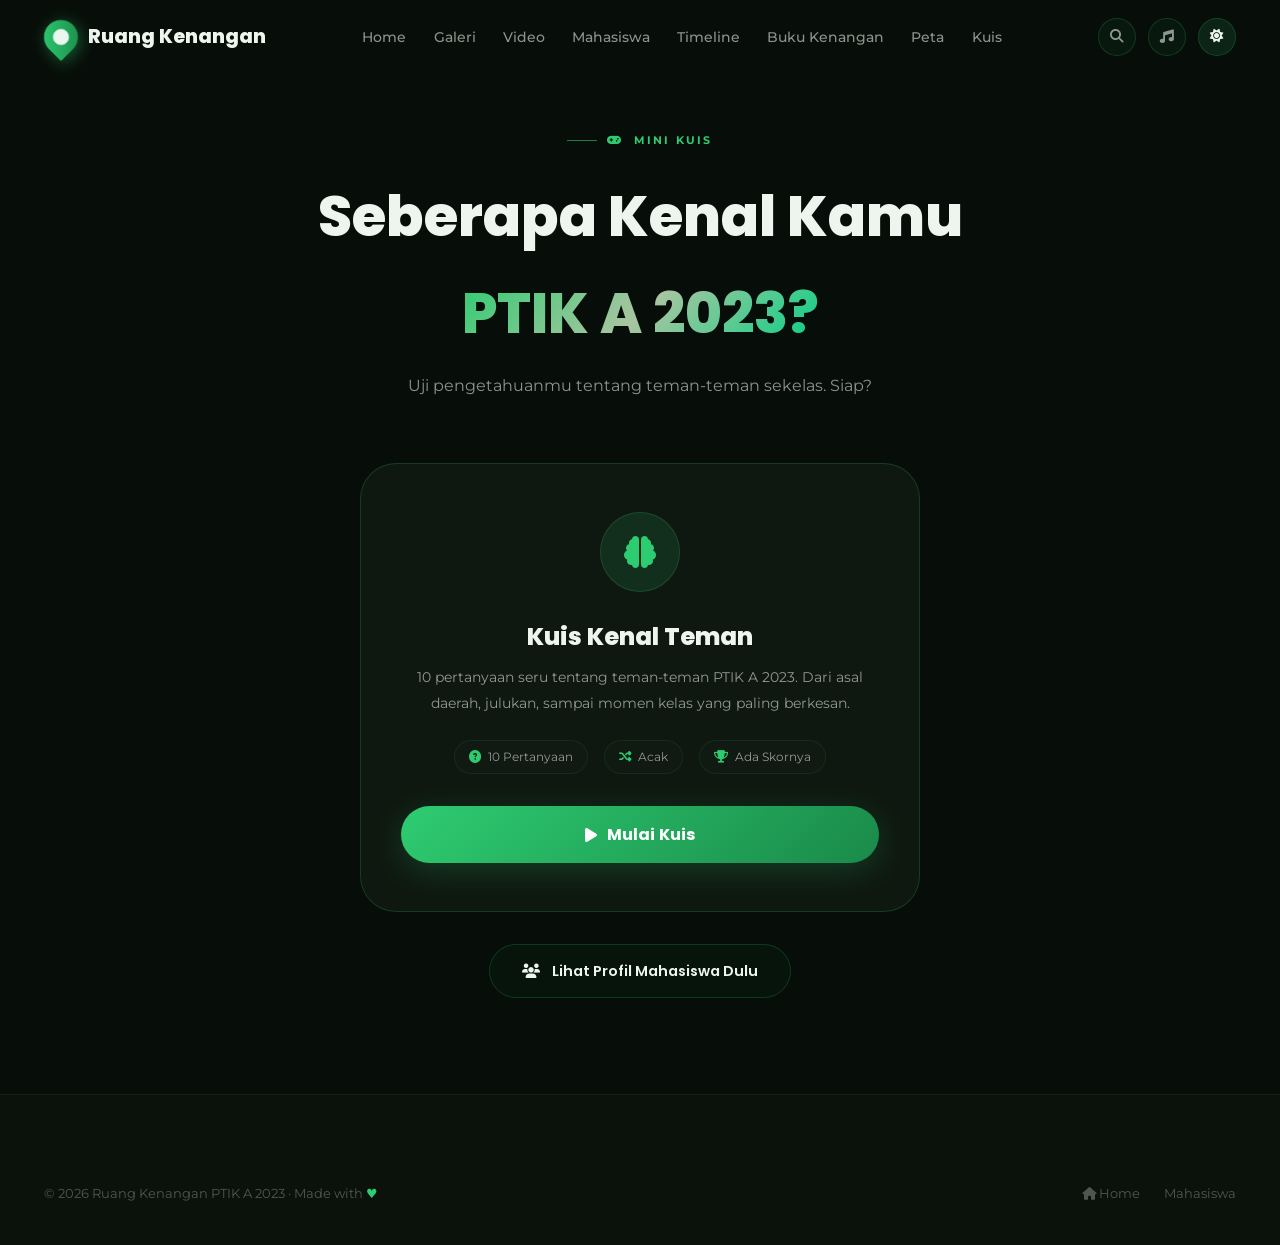
<file: pages/kuis.html>
<!DOCTYPE html>
<html lang="id">
<head>
  <meta charset="UTF-8" />
  <meta name="viewport" content="width=device-width, initial-scale=1.0" />
  <title>Kuis — Ruang Kenangan PTIK A 2023</title>
  <script>
  (function(){
    var t = localStorage.getItem("rk-theme") || "dark";
    if(t === "light") document.documentElement.setAttribute("data-theme","light");
  })();
  </script>
  <link href="https://fonts.googleapis.com/css2?family=Poppins:wght@300;400;500;600;700;800;900&family=Montserrat:wght@300;400;500;600;700;800&display=swap" rel="stylesheet" />
  <link rel="stylesheet" href="https://cdnjs.cloudflare.com/ajax/libs/font-awesome/6.5.0/css/all.min.css" />
  <link rel="stylesheet" href="../css/style.css" />
  <style>
    .kuis-page {
      min-height: 100vh;
      padding: calc(var(--nav-h) + 3rem) 0 6rem;
    }

    /* ─── HERO ─── */
    .kuis-hero {
      text-align: center;
      margin-bottom: 4rem;
    }

    .kuis-hero h1 {
      font-family: var(--font-display);
      font-size: clamp(2rem, 5vw, 3.5rem);
      font-weight: 800;
      color: var(--text);
      margin-bottom: 0.6rem;
    }

    .kuis-hero p {
      color: var(--text-dim);
      font-size: 1rem;
      max-width: 480px;
      margin: 0 auto 2rem;
    }

    /* ─── PROGRESS ─── */
    .kuis-progress-wrap {
      max-width: 640px;
      margin: 0 auto 1.5rem;
    }

    .kuis-progress-bar {
      width: 100%;
      height: 6px;
      background: var(--bg-3);
      border-radius: var(--radius-pill);
      overflow: hidden;
      margin-bottom: 0.6rem;
    }

    .kuis-progress-fill {
      height: 100%;
      background: var(--grad-green);
      border-radius: var(--radius-pill);
      transition: width 0.5s ease;
      width: 0%;
    }

    .kuis-progress-label {
      display: flex;
      justify-content: space-between;
      font-size: 0.78rem;
      color: var(--text-faint);
    }

    /* ─── CARD ─── */
    .kuis-card {
      max-width: 640px;
      margin: 0 auto;
      background: var(--bg-card);
      border: 1px solid var(--border-alt);
      border-radius: var(--radius-xl);
      padding: 2.5rem;
      position: relative;
      overflow: hidden;
      transition: var(--transition);
    }

    .kuis-card::before {
      content: '';
      position: absolute;
      top: 0; left: 0; right: 0;
      height: 3px;
      background: var(--grad-green);
    }

    .kuis-nomor {
      font-size: 0.7rem;
      font-weight: 700;
      letter-spacing: 0.2em;
      text-transform: uppercase;
      color: var(--green);
      margin-bottom: 1rem;
    }

    .kuis-pertanyaan {
      font-family: var(--font-display);
      font-size: 1.25rem;
      font-weight: 700;
      color: var(--text);
      line-height: 1.5;
      margin-bottom: 2rem;
    }

    /* ─── OPTIONS ─── */
    .kuis-options {
      display: grid;
      grid-template-columns: 1fr 1fr;
      gap: 0.85rem;
    }

    .kuis-option {
      background: var(--bg-3);
      border: 1.5px solid var(--border);
      border-radius: var(--radius-l);
      padding: 1rem 1.2rem;
      cursor: pointer;
      transition: var(--transition);
      display: flex;
      align-items: center;
      gap: 0.8rem;
      font-family: var(--font-display);
      font-size: 0.88rem;
      font-weight: 600;
      color: var(--text);
      text-align: left;
    }

    .kuis-option:hover:not(.disabled) {
      border-color: var(--green);
      background: var(--green-soft);
      transform: translateY(-2px);
    }

    .kuis-option.correct {
      border-color: #2ecc71;
      background: rgba(46,204,113,0.15);
      color: #2ecc71;
    }

    .kuis-option.wrong {
      border-color: #e74c3c;
      background: rgba(231,76,60,0.1);
      color: #e74c3c;
    }

    .kuis-option.disabled { cursor: not-allowed; }

    .kuis-option-letter {
      width: 28px; height: 28px;
      border-radius: 50%;
      background: var(--bg-card);
      border: 1px solid var(--border-alt);
      display: flex;
      align-items: center;
      justify-content: center;
      font-size: 0.75rem;
      font-weight: 700;
      color: var(--text-dim);
      flex-shrink: 0;
      transition: var(--transition);
    }

    .kuis-option.correct .kuis-option-letter { background: #2ecc71; color: #fff; border-color: transparent; }
    .kuis-option.wrong   .kuis-option-letter { background: #e74c3c; color: #fff; border-color: transparent; }

    /* ─── FEEDBACK ─── */
    .kuis-feedback {
      margin-top: 1.5rem;
      padding: 1rem 1.2rem;
      border-radius: var(--radius-m);
      font-size: 0.88rem;
      font-weight: 600;
      display: none;
      align-items: center;
      gap: 0.7rem;
    }

    .kuis-feedback.show { display: flex; }

    .kuis-feedback.correct-fb {
      background: rgba(46,204,113,0.1);
      border: 1px solid rgba(46,204,113,0.3);
      color: #2ecc71;
    }

    .kuis-feedback.wrong-fb {
      background: rgba(231,76,60,0.08);
      border: 1px solid rgba(231,76,60,0.25);
      color: #e74c3c;
    }

    /* ─── NEXT BUTTON ─── */
    .kuis-next-btn {
      display: none;
      margin-top: 1.5rem;
      width: 100%;
      padding: 0.9rem;
      background: var(--grad-green);
      color: #fff;
      font-family: var(--font-display);
      font-size: 0.9rem;
      font-weight: 700;
      border: none;
      border-radius: var(--radius-pill);
      cursor: pointer;
      transition: var(--transition);
      box-shadow: var(--shadow-green);
    }

    .kuis-next-btn.show { display: block; }
    .kuis-next-btn:hover { transform: translateY(-2px); box-shadow: 0 16px 40px rgba(46,204,113,0.35); }

    /* ─── SCORE CARD ─── */
    .kuis-result {
      max-width: 560px;
      margin: 0 auto;
      text-align: center;
      display: none;
    }

    .kuis-result.show { display: block; }

    .kuis-score-circle {
      width: 160px; height: 160px;
      border-radius: 50%;
      background: conic-gradient(var(--green) 0%, var(--bg-3) 0%);
      display: flex;
      align-items: center;
      justify-content: center;
      margin: 0 auto 2rem;
      position: relative;
      box-shadow: 0 0 40px rgba(46,204,113,0.2);
    }

    .kuis-score-inner {
      width: 130px; height: 130px;
      border-radius: 50%;
      background: var(--bg-card);
      display: flex;
      flex-direction: column;
      align-items: center;
      justify-content: center;
    }

    .kuis-score-num {
      font-family: var(--font-display);
      font-size: 2.5rem;
      font-weight: 900;
      color: var(--green);
      line-height: 1;
    }

    .kuis-score-total {
      font-size: 0.78rem;
      color: var(--text-faint);
    }

    .kuis-result h2 {
      font-family: var(--font-display);
      font-size: 1.8rem;
      font-weight: 800;
      color: var(--text);
      margin-bottom: 0.5rem;
    }

    .kuis-result p {
      color: var(--text-dim);
      font-size: 0.95rem;
      max-width: 380px;
      margin: 0 auto 2rem;
      line-height: 1.75;
    }

    .kuis-result-actions {
      display: flex;
      gap: 1rem;
      justify-content: center;
      flex-wrap: wrap;
    }

    /* ─── LABEL SKOR ─── */
    .kuis-rating {
      display: inline-block;
      padding: 0.35rem 1.1rem;
      border-radius: var(--radius-pill);
      font-size: 0.8rem;
      font-weight: 700;
      margin-bottom: 1rem;
    }

    .rating-perfect { background: rgba(46,204,113,0.15); color: #2ecc71; border: 1px solid rgba(46,204,113,0.3); }
    .rating-good    { background: rgba(212,168,67,0.15);  color: #d4a843; border: 1px solid rgba(212,168,67,0.3); }
    .rating-ok      { background: rgba(231,76,60,0.1);    color: #e74c3c; border: 1px solid rgba(231,76,60,0.25); }

    /* ─── START SCREEN ─── */
    .kuis-start {
      max-width: 560px;
      margin: 0 auto;
      text-align: center;
    }

    .kuis-start-card {
      background: var(--bg-card);
      border: 1px solid var(--border-alt);
      border-radius: var(--radius-xl);
      padding: 3rem 2.5rem;
      margin-bottom: 2rem;
    }

    .kuis-start-icon {
      width: 80px; height: 80px;
      border-radius: 50%;
      background: var(--green-soft);
      border: 1px solid var(--border-alt);
      display: flex;
      align-items: center;
      justify-content: center;
      font-size: 2rem;
      color: var(--green);
      margin: 0 auto 1.5rem;
    }

    .kuis-start-card h2 {
      font-family: var(--font-display);
      font-size: 1.5rem;
      font-weight: 800;
      color: var(--text);
      margin-bottom: 0.5rem;
    }

    .kuis-start-card p {
      color: var(--text-dim);
      font-size: 0.9rem;
      line-height: 1.75;
      margin-bottom: 1.5rem;
    }

    .kuis-info-row {
      display: flex;
      gap: 1rem;
      justify-content: center;
      flex-wrap: wrap;
      margin-bottom: 2rem;
    }

    .kuis-info-chip {
      display: flex;
      align-items: center;
      gap: 0.4rem;
      background: var(--bg-3);
      border: 1px solid var(--border);
      border-radius: var(--radius-pill);
      padding: 0.35rem 0.9rem;
      font-size: 0.78rem;
      color: var(--text-dim);
    }

    .kuis-info-chip i { color: var(--green); }

    @media (max-width: 600px) {
      .kuis-options { grid-template-columns: 1fr; }
      .kuis-card { padding: 1.8rem 1.4rem; }
    }
  </style>
</head>
<body>

<!-- Search Overlay -->
<div class="search-overlay" id="searchOverlay">
  <button class="search-close" id="searchClose"><i class="fas fa-times"></i></button>
  <div class="search-box">
    <input type="text" id="searchInput" placeholder="Cari nama, momen..." autocomplete="off" />
  </div>
</div>

<!-- NAVBAR -->
<nav class="navbar scrolled" id="navbar">
  <div class="nav-container">
    <a href="../index.html" class="nav-logo">
      <div class="logo-leaf"><div class="logo-leaf-inner"></div></div>
      <span>Ruang Kenangan</span>
    </a>
    <ul class="nav-links" id="navLinks">
      <li><a href="../index.html" class="nav-link">Home</a></li>
      <li><a href="galeri.html" class="nav-link">Galeri</a></li>
      <li><a href="video.html" class="nav-link">Video</a></li>
      <li><a href="mahasiswa.html" class="nav-link">Mahasiswa</a></li>
      <li><a href="timeline.html" class="nav-link">Timeline</a></li>
      <li><a href="buku.html" class="nav-link">Buku Kenangan</a></li>
      <li><a href="peta.html" class="nav-link">Peta</a></li>
      <li><a href="kuis.html" class="nav-link">Kuis</a></li>
    </ul>
    <div class="nav-right">
      <button class="nav-search-btn" id="searchBtn"><i class="fas fa-search"></i></button>
      <button class="nav-music-btn" id="musicBtn"><i class="fas fa-music"></i></button>
      <button class="nav-theme-btn" id="themeBtn" title="Mode Terang"><i class="fas fa-sun"></i></button>
      <button class="hamburger" id="hamburger"><span></span><span></span><span></span></button>
    </div>
  </div>
</nav>

<section class="kuis-page">
  <div class="container">
    <div class="kuis-hero" data-animate="fade-up">
      <div class="section-label" style="justify-content:center;"><i class="fas fa-gamepad"></i> Mini Kuis</div>
      <h1>Seberapa Kenal Kamu<br><span class="gradient-text">PTIK A 2023?</span></h1>
      <p>Uji pengetahuanmu tentang teman-teman sekelas. Siap?</p>
    </div>

    <!-- START SCREEN -->
    <div class="kuis-start" id="kuisStart">
      <div class="kuis-start-card">
        <div class="kuis-start-icon"><i class="fas fa-brain"></i></div>
        <h2>Kuis Kenal Teman</h2>
        <p>10 pertanyaan seru tentang teman-teman PTIK A 2023. Dari asal daerah, julukan, sampai momen kelas yang paling berkesan.</p>
        <div class="kuis-info-row">
          <div class="kuis-info-chip"><i class="fas fa-question-circle"></i> 10 Pertanyaan</div>
          <div class="kuis-info-chip"><i class="fas fa-random"></i> Acak</div>
          <div class="kuis-info-chip"><i class="fas fa-trophy"></i> Ada Skornya</div>
        </div>
        <button class="btn-primary" style="width:100%;justify-content:center;font-size:1rem;padding:1rem;" onclick="mulaiKuis()">
          <i class="fas fa-play"></i> Mulai Kuis
        </button>
      </div>
      <a href="mahasiswa.html" class="btn-ghost" style="display:inline-flex;">
        <i class="fas fa-users"></i> Lihat Profil Mahasiswa Dulu
      </a>
    </div>

    <!-- QUIZ SCREEN -->
    <div id="kuisScreen" style="display:none;">
      <div class="kuis-progress-wrap">
        <div class="kuis-progress-bar">
          <div class="kuis-progress-fill" id="progressFill"></div>
        </div>
        <div class="kuis-progress-label">
          <span id="progressLabel">Soal 1 dari 10</span>
          <span id="scoreLabel">Skor: 0</span>
        </div>
      </div>

      <div class="kuis-card" id="kuisCard">
        <div class="kuis-nomor" id="kuisNomor">Pertanyaan 1</div>
        <div class="kuis-pertanyaan" id="kuisPertanyaan"></div>
        <div class="kuis-options" id="kuisOptions"></div>
        <div class="kuis-feedback" id="kuisFeedback"></div>
        <button class="kuis-next-btn" id="nextBtn" onclick="nextSoal()">
          Lanjut <i class="fas fa-arrow-right"></i>
        </button>
      </div>
    </div>

    <!-- RESULT SCREEN -->
    <div class="kuis-result" id="kuisResult">
      <div class="kuis-score-circle" id="scoreCircle">
        <div class="kuis-score-inner">
          <span class="kuis-score-num" id="finalScore">0</span>
          <span class="kuis-score-total" id="finalTotal">/10</span>
        </div>
      </div>
      <div class="kuis-rating" id="ratingBadge"></div>
      <h2 id="resultTitle"></h2>
      <p id="resultDesc"></p>
      <div class="kuis-result-actions">
        <button class="btn-primary" onclick="ulangKuis()">
          <i class="fas fa-redo"></i> Main Lagi
        </button>
        <a href="mahasiswa.html" class="btn-ghost">
          <i class="fas fa-users"></i> Kenalan Lebih Dalam
        </a>
      </div>
    </div>

  </div>
</section>

<!-- FOOTER -->
<footer class="footer">
  <div class="container">
    <div class="footer-bottom" style="border-top:none;padding-top:0;">
      <p>© 2026 Ruang Kenangan PTIK A 2023 · Made with <span class="footer-heart">♥</span></p>
      <div class="footer-legal">
        <a href="../index.html"><i class="fas fa-home"></i> Home</a>
        <a href="mahasiswa.html">Mahasiswa</a>
      </div>
    </div>
  </div>
</footer>

<script src="../js/main.js"></script>
<script>
// ─── BANK SOAL ───
const bankSoal = [
  {
    pertanyaan: "Siapa mahasiswa PTIK A 2023 yang berasal dari Nias?",
    jawaban: "Ilham Ginting",
    opsi: ["Ilham Ginting", "Arifin Heldian Putra", "Thoriq Aziz El Gifran", "Ahmad Syarif"],
    info: "Ilham Ginting datang dari Nias, Sumatera Utara!"
  },
  {
    pertanyaan: "Mahasiswa mana yang mendapat julukan 'Raja Rosting'?",
    jawaban: "Ilham Ginting",
    opsi: ["Thoriq Aziz El Gifran", "Ilham Ginting", "Arifin Heldian Putra", "Muhammad Alfarizi"],
    info: "Ilham Ginting dikenal sebagai Raja Rosting di PTIK A 2023!"
  },
  {
    pertanyaan: "Siapa yang mendapat julukan 'Si paling galak'?",
    jawaban: "Nur Adilah",
    opsi: ["Fauziah", "Nur Adilah", "Syarifah Hayati", "Dhina Mardiani Syahputri"],
    info: "Nur Adilah yang dikenal dengan julukan Si Paling Galak!"
  },
  {
    pertanyaan: "Siapa yang berasal dari Bukittinggi, kota tempat kampus UIN berada?",
    jawaban: "Azka Khalillah Umah",
    opsi: ["Azka Khalillah Umah", "Rani Harianti", "Ahmed Alfarazi", "Muhammad Chairul Faiz"],
    info: "Azka Khalillah Umah adalah putra/putri asli Bukittinggi!"
  },
  {
    pertanyaan: "Dari provinsi mana mahasiswa paling banyak berasal?",
    jawaban: "Sumatera Barat",
    opsi: ["Riau", "Sumatera Utara", "Sumatera Barat", "Jambi"],
    info: "Sebagian besar mahasiswa PTIK A 2023 berasal dari Sumatera Barat!"
  },
  {
    pertanyaan: "Siapa yang berasal dari Pematangsiantar?",
    jawaban: "Muhammad Abdur Rozaq Damanik",
    opsi: ["Vinny Ananda Ankasha M.", "Muhammad Chairul Faiz", "Muhammad Abdur Rozaq Damanik", "Rezky Richardo Fernando"],
    info: "Muhammad Abdur Rozaq Damanik datang dari Pematangsiantar, Sumatera Utara!"
  },
  {
    pertanyaan: "Kota manakah yang paling jauh dari Bukittinggi di antara asal daerah mahasiswa PTIK A?",
    jawaban: "Nias",
    opsi: ["Tembilahan", "Kisaran", "Nias", "Pematangsiantar"],
    info: "Nias adalah kota yang paling jauh dari Bukittinggi di antara asal daerah mahasiswa PTIK A 2023!"
  },
  {
    pertanyaan: "Berapa jumlah mahasiswa PTIK A 2023?",
    jawaban: "27",
    opsi: ["25", "27", "30", "35"],
    info: "PTIK A 2023 terdiri dari 27 mahasiswa yang luar biasa!"
  },
  {
    pertanyaan: "Siapa yang berasal dari Kampar?",
    jawaban: "Salsabila Nazura",
    opsi: ["Nur Rahma Dhini", "Salsabila Nazura", "Suci Ananda Putri", "Dhina Mardiani Syahputri"],
    info: "Salsabila Nazura berasal dari Kampar, Riau!"
  },
  {
    pertanyaan: "Mahasiswa mana yang berasal dari Tembilahan?",
    jawaban: "Muhammad Arbinnahar Fikli",
    opsi: ["Asnuldi Zaitul M. Fikri", "Muhammad Arbinnahar Fikli", "Muhammad Aji Samsudin", "Ahmed Alfarazi"],
    info: "Muhammad Arbinnahar Fikli datang dari Tembilahan, Riau!"
  },
  {
    pertanyaan: "Siapa yang berasal dari Payakumbuh?",
    jawaban: "Ahmed Alfarazi",
    opsi: ["Azka Khalillah Umah", "Tantri Latifah Hanum", "Ahmed Alfarazi", "Muhammad Alfarizi"],
    info: "Ahmed Alfarazi berasal dari Payakumbuh, Sumatera Barat!"
  },
  {
    pertanyaan: "Siapa yang mendapat julukan 'Putri Wibu'?",
    jawaban: "Dhina Mardiani Syahputri",
    opsi: ["Rani Harianti", "Syarifah Hayati", "Dhina Mardiani Syahputri", "Fauziah"],
    info: "Dhina Mardiani Syahputri dikenal dengan julukan Putri Wibu!"
  },
  {
    pertanyaan: "Berapa banyak kota asal yang diwakili mahasiswa PTIK A 2023?",
    jawaban: "Lebih dari 15 kota",
    opsi: ["Kurang dari 10 kota", "10-15 kota", "Lebih dari 15 kota", "Tepat 20 kota"],
    info: "Ada lebih dari 15 kota asal yang diwakili mahasiswa PTIK A 2023!"
  },
  {
    pertanyaan: "Siapa yang berasal dari Muara Bungo, Jambi?",
    jawaban: "Arifin Heldian Putra",
    opsi: ["Arifin Heldian Putra", "Thoriq Aziz El Gifran", "Ahmad Ali Ramlan", "Muhammad Alfarizi"],
    info: "Arifin Heldian Putra jauh-jauh datang dari Muara Bungo, Jambi!"
  },
  {
    pertanyaan: "Siapa yang berasal dari Pasaman Barat?",
    jawaban: "Rani Harianti & Ahmad Syarif",
    opsi: ["Rani Harianti & Ahmad Syarif", "Suci & Fikri", "Azka & Fariz", "Dini & Suci"],
    info: "Rani Harianti dan Ahmad Syarif sama-sama berasal dari Pasaman Barat!"
  },
];

// ─── STATE ───
let soalAktif = [];
let indexSoal = 0;
let skor = 0;
let sudahJawab = false;

function acakArray(arr) {
  return [...arr].sort(() => Math.random() - 0.5);
}

function mulaiKuis() {
  soalAktif = acakArray(bankSoal).slice(0, 10);
  indexSoal = 0;
  skor = 0;
  sudahJawab = false;

  document.getElementById('kuisStart').style.display = 'none';
  document.getElementById('kuisResult').classList.remove('show');
  document.getElementById('kuisScreen').style.display = 'block';

  tampilSoal();
}

function tampilSoal() {
  const soal = soalAktif[indexSoal];
  const total = soalAktif.length;

  // Progress
  const pct = (indexSoal / total) * 100;
  document.getElementById('progressFill').style.width = pct + '%';
  document.getElementById('progressLabel').textContent = `Soal ${indexSoal + 1} dari ${total}`;
  document.getElementById('scoreLabel').textContent = `Skor: ${skor}`;
  document.getElementById('kuisNomor').textContent = `Pertanyaan ${indexSoal + 1}`;
  document.getElementById('kuisPertanyaan').textContent = soal.pertanyaan;

  // Reset
  document.getElementById('kuisFeedback').className = 'kuis-feedback';
  document.getElementById('nextBtn').className = 'kuis-next-btn';
  sudahJawab = false;

  // Opsi
  const opsiAcak = acakArray(soal.opsi);
  const huruf = ['A', 'B', 'C', 'D'];
  const container = document.getElementById('kuisOptions');
  container.innerHTML = '';

  opsiAcak.forEach((opsi, i) => {
    const btn = document.createElement('button');
    btn.className = 'kuis-option';
    btn.innerHTML = `<div class="kuis-option-letter">${huruf[i]}</div><span>${opsi}</span>`;
    btn.addEventListener('click', () => pilihJawaban(opsi, soal.jawaban, soal.info, opsiAcak));
    container.appendChild(btn);
  });

  // Animasi masuk
  const card = document.getElementById('kuisCard');
  card.style.opacity = '0';
  card.style.transform = 'translateY(20px)';
  requestAnimationFrame(() => {
    card.style.transition = 'opacity 0.35s ease, transform 0.35s ease';
    card.style.opacity = '1';
    card.style.transform = 'translateY(0)';
  });
}

function pilihJawaban(dipilih, benar, info, opsiAcak) {
  if (sudahJawab) return;
  sudahJawab = true;

  const opsiEls = document.querySelectorAll('.kuis-option');
  const isBenar = dipilih === benar;

  if (isBenar) skor++;
  document.getElementById('scoreLabel').textContent = `Skor: ${skor}`;

  opsiEls.forEach((el, i) => {
    el.classList.add('disabled');
    const teks = el.querySelector('span').textContent;
    if (teks === benar) el.classList.add('correct');
    else if (teks === dipilih && !isBenar) el.classList.add('wrong');
  });

  // Feedback
  const fb = document.getElementById('kuisFeedback');
  fb.className = 'kuis-feedback show ' + (isBenar ? 'correct-fb' : 'wrong-fb');
  fb.innerHTML = `
    <i class="fas ${isBenar ? 'fa-check-circle' : 'fa-times-circle'}"></i>
    <span>${isBenar ? 'Benar! ' : 'Salah. '}${info}</span>
  `;

  document.getElementById('nextBtn').className = 'kuis-next-btn show';
  document.getElementById('nextBtn').textContent = indexSoal + 1 < soalAktif.length
    ? '➡ Lanjut'
    : '🏁 Lihat Hasil';
}

function nextSoal() {
  indexSoal++;
  if (indexSoal < soalAktif.length) {
    tampilSoal();
  } else {
    tampilHasil();
  }
}

function tampilHasil() {
  document.getElementById('kuisScreen').style.display = 'none';

  const total = soalAktif.length;
  const pct = Math.round((skor / total) * 100);

  document.getElementById('finalScore').textContent = skor;
  document.getElementById('finalTotal').textContent = '/' + total;

  // Animate circle
  const circle = document.getElementById('scoreCircle');
  circle.style.background = `conic-gradient(var(--green) ${pct * 3.6}deg, var(--bg-3) 0deg)`;

  // Rating
  const badge = document.getElementById('ratingBadge');
  const title = document.getElementById('resultTitle');
  const desc  = document.getElementById('resultDesc');

  if (skor === total) {
    badge.className = 'kuis-rating rating-perfect';
    badge.textContent = '🏆 Sempurna!';
    title.textContent = 'Kamu Kenal Banget!';
    desc.textContent = 'Luar biasa! Kamu benar-benar mengenal semua teman-teman PTIK A 2023 dengan baik. Salah satu yang terbaik!';
  } else if (skor >= total * 0.7) {
    badge.className = 'kuis-rating rating-good';
    badge.textContent = '⭐ Bagus!';
    title.textContent = 'Lumayan Kenal!';
    desc.textContent = `Skor kamu ${skor} dari ${total}. Kamu cukup mengenal teman-teman sekelas. Tapi masih ada yang perlu lebih dikenal!`;
  } else {
    badge.className = 'kuis-rating rating-ok';
    badge.textContent = '📚 Perlu Belajar';
    title.textContent = 'Masih Perlu Kenalan!';
    desc.textContent = `Skor kamu ${skor} dari ${total}. Yuk, kenalan lebih dalam sama teman-teman PTIK A 2023 sebelum main lagi!`;
  }

  document.getElementById('kuisResult').classList.add('show');
}

function ulangKuis() {
  document.getElementById('kuisResult').classList.remove('show');
  mulaiKuis();
}

// Scroll animate
const animEls = document.querySelectorAll('[data-animate]');
const obs = new IntersectionObserver(entries => {
  entries.forEach(e => {
    if (e.isIntersecting) {
      setTimeout(() => e.target.classList.add('visible'), parseInt(e.target.dataset.delay || 0));
      obs.unobserve(e.target);
    }
  });
}, { threshold: 0.1 });
animEls.forEach(el => obs.observe(el));
</script>
</body>
</html>
</file>
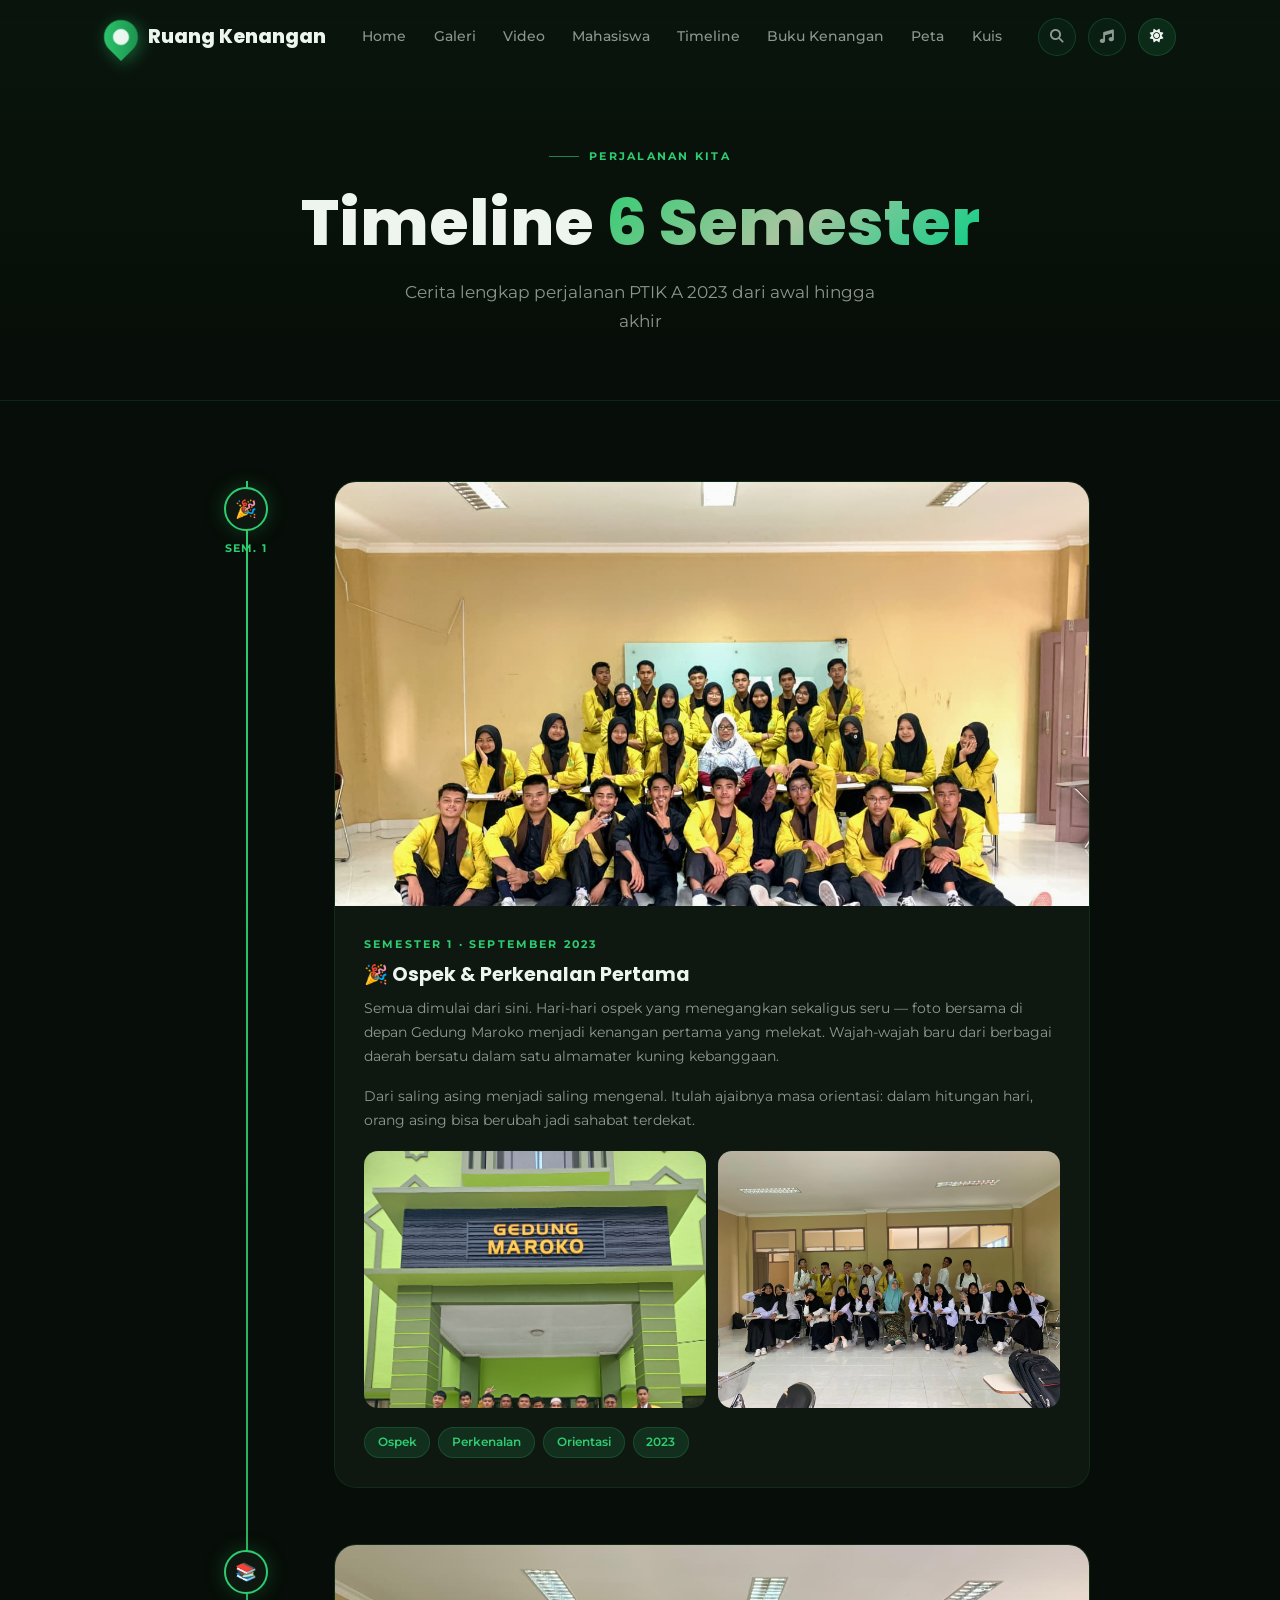
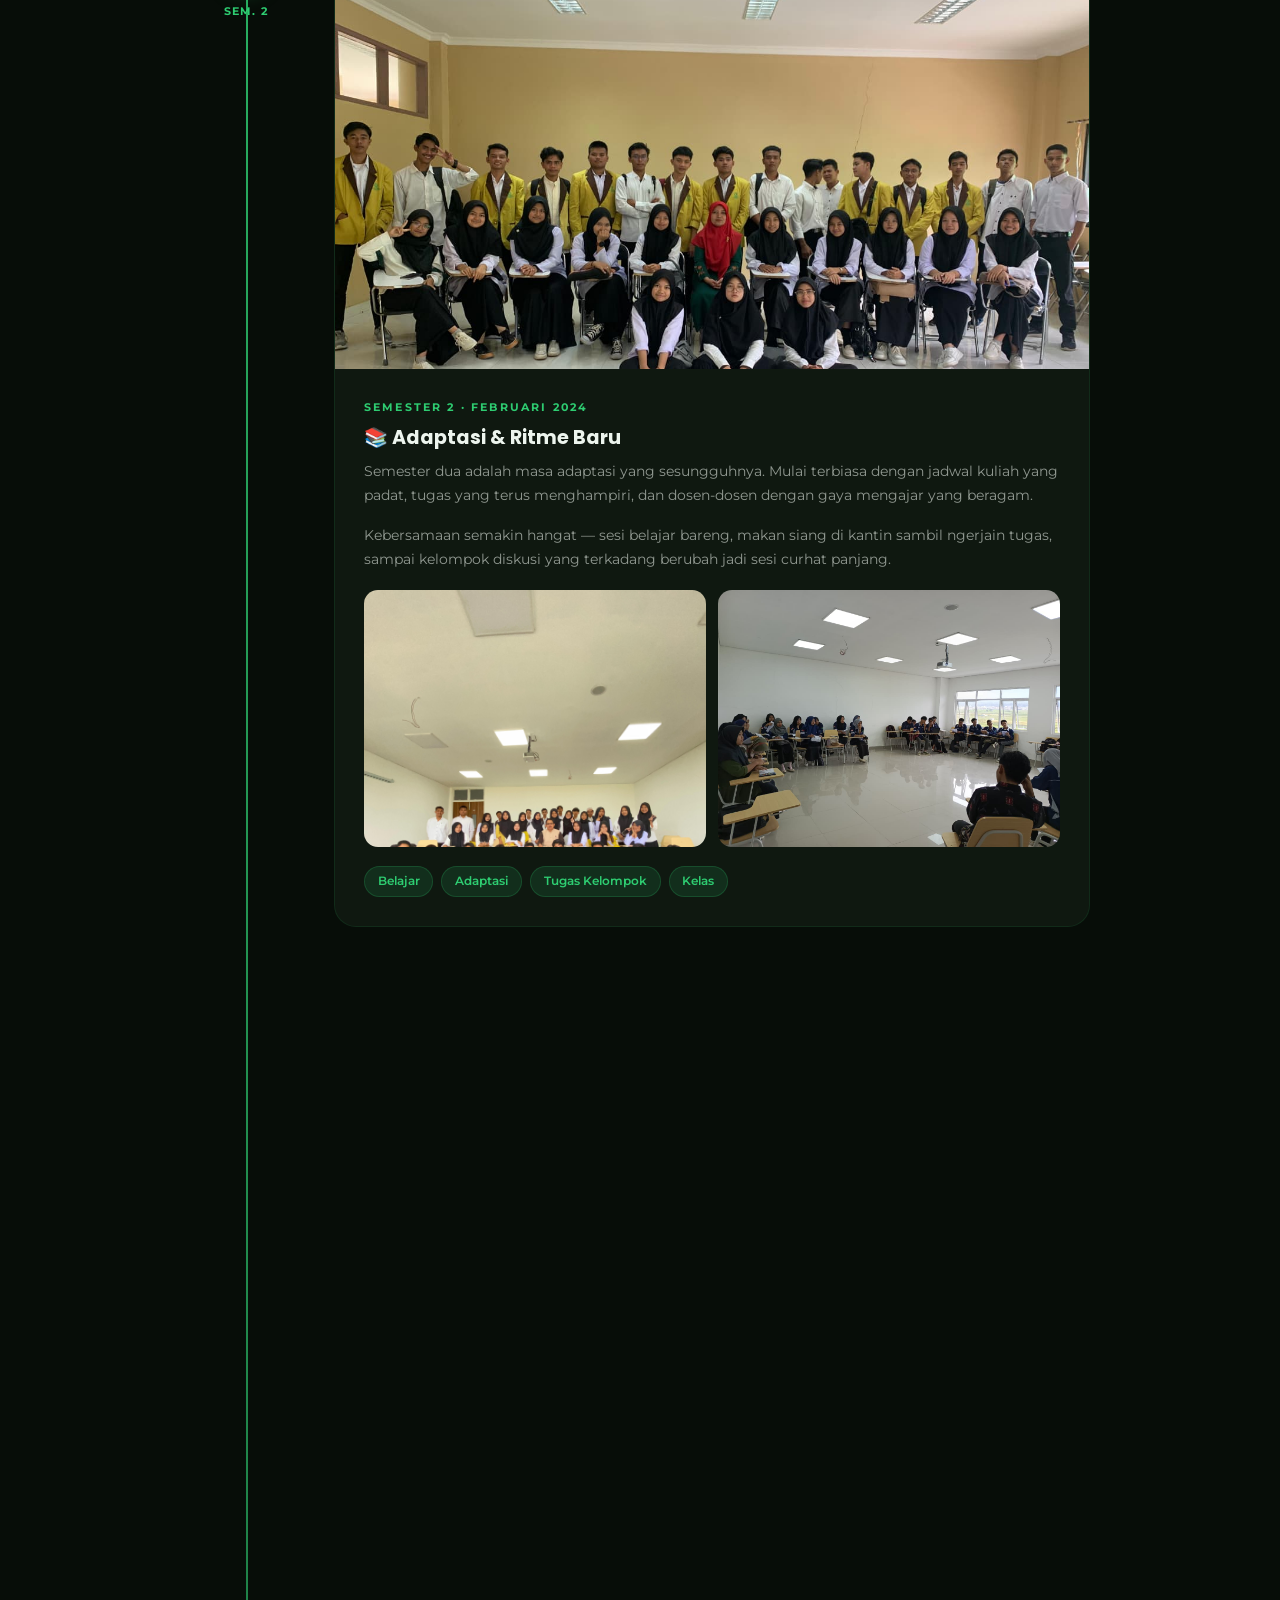
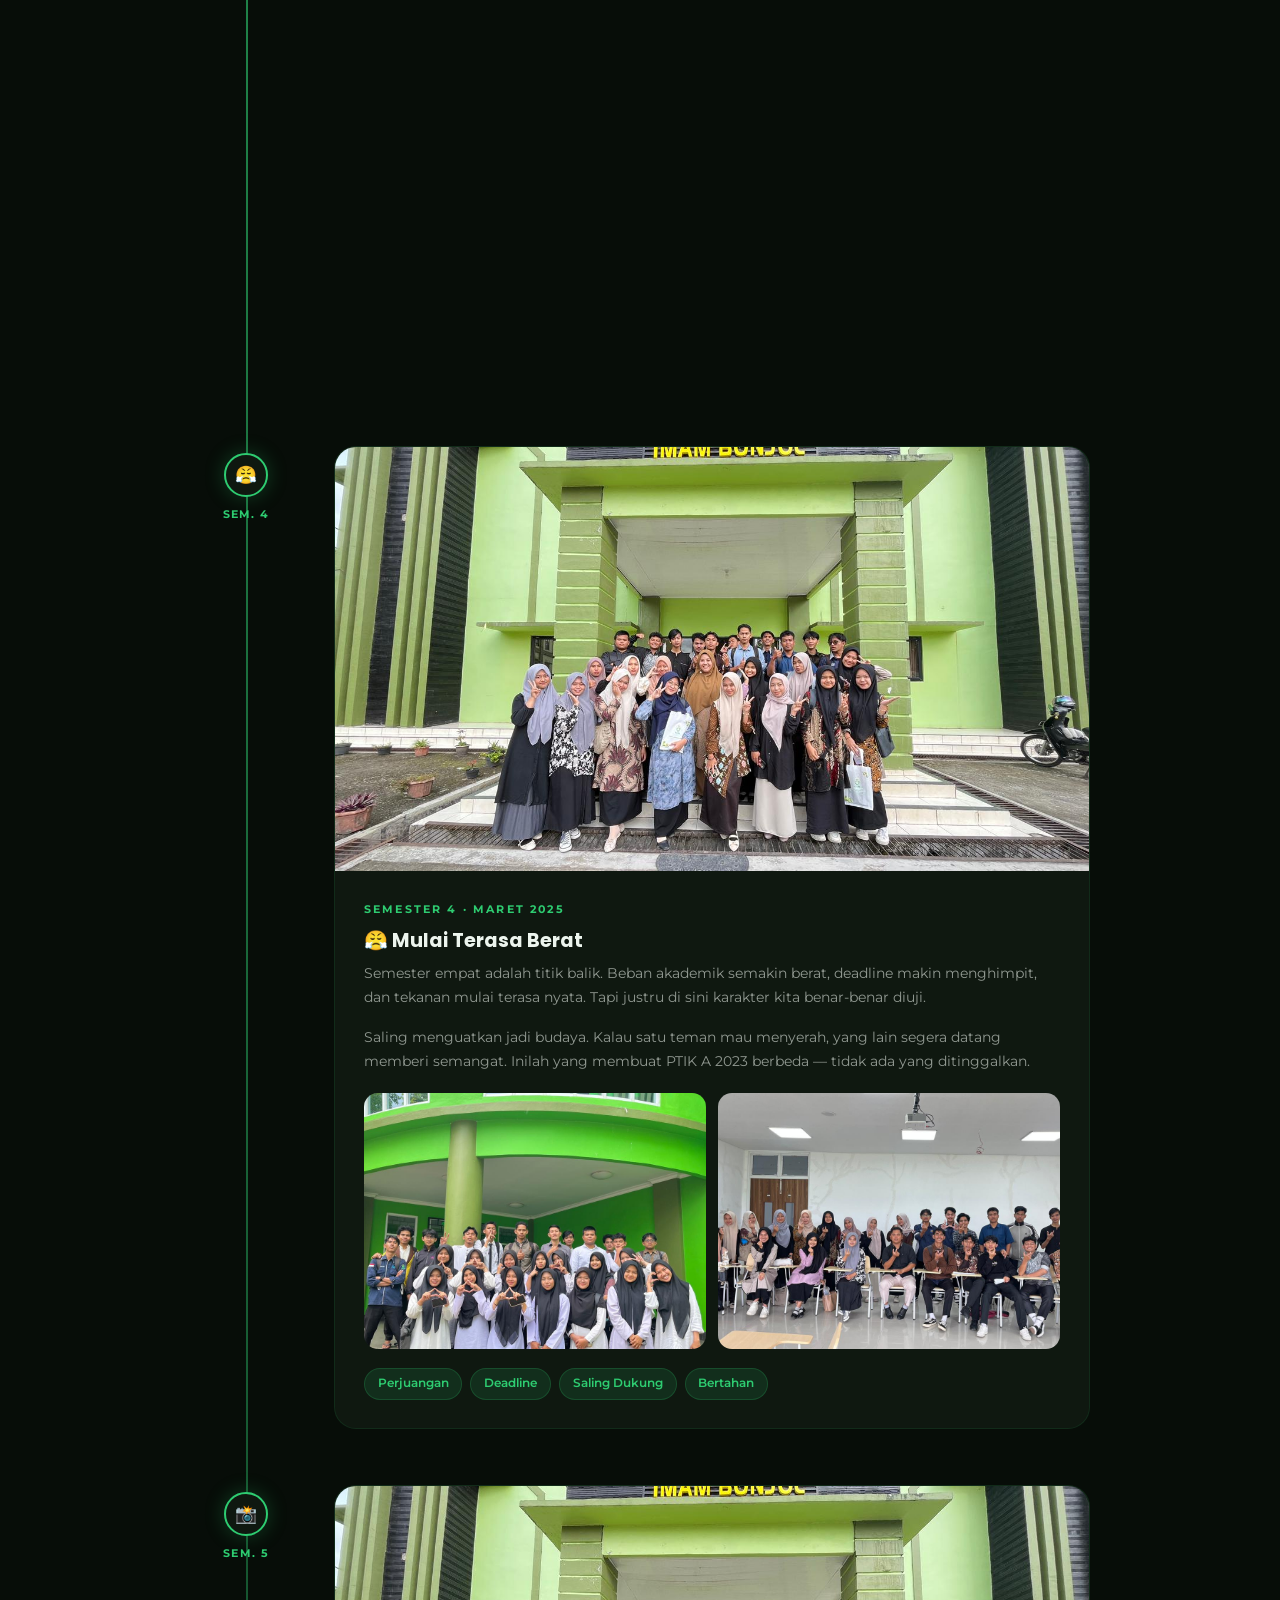
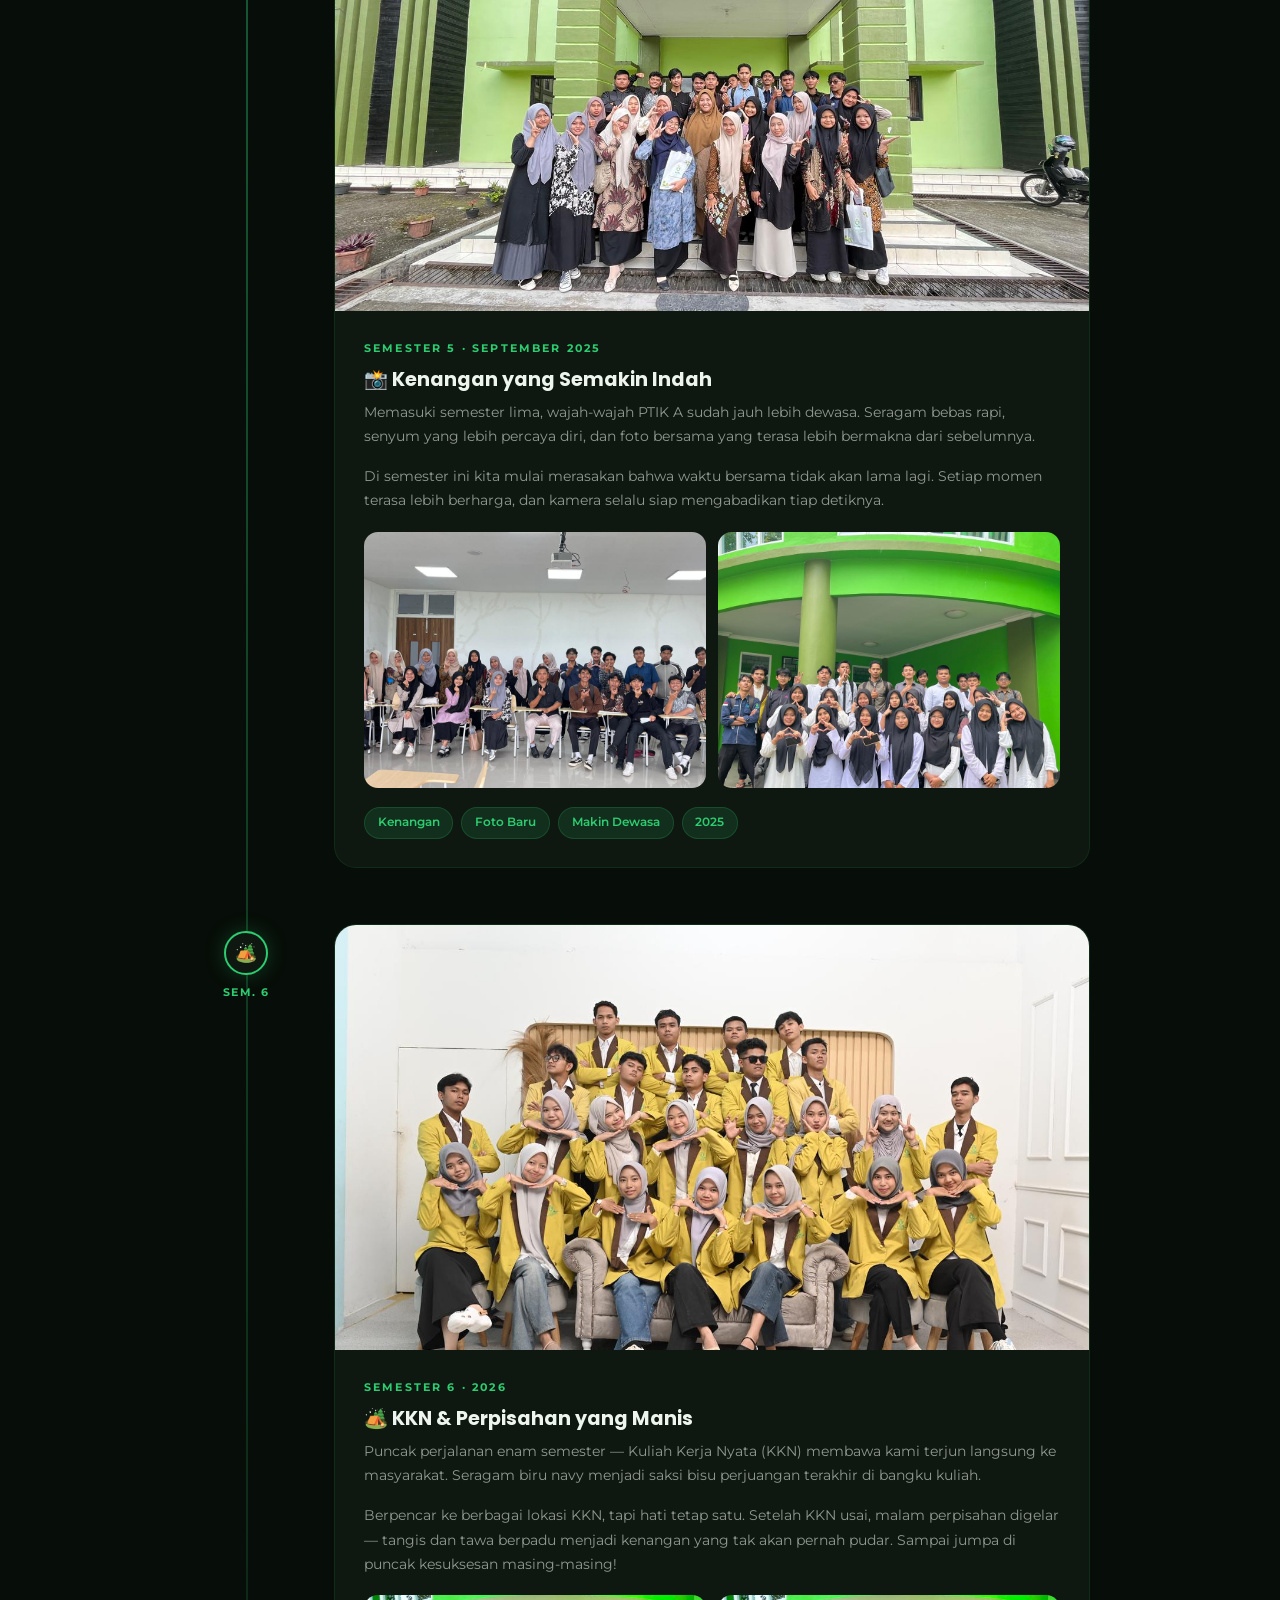
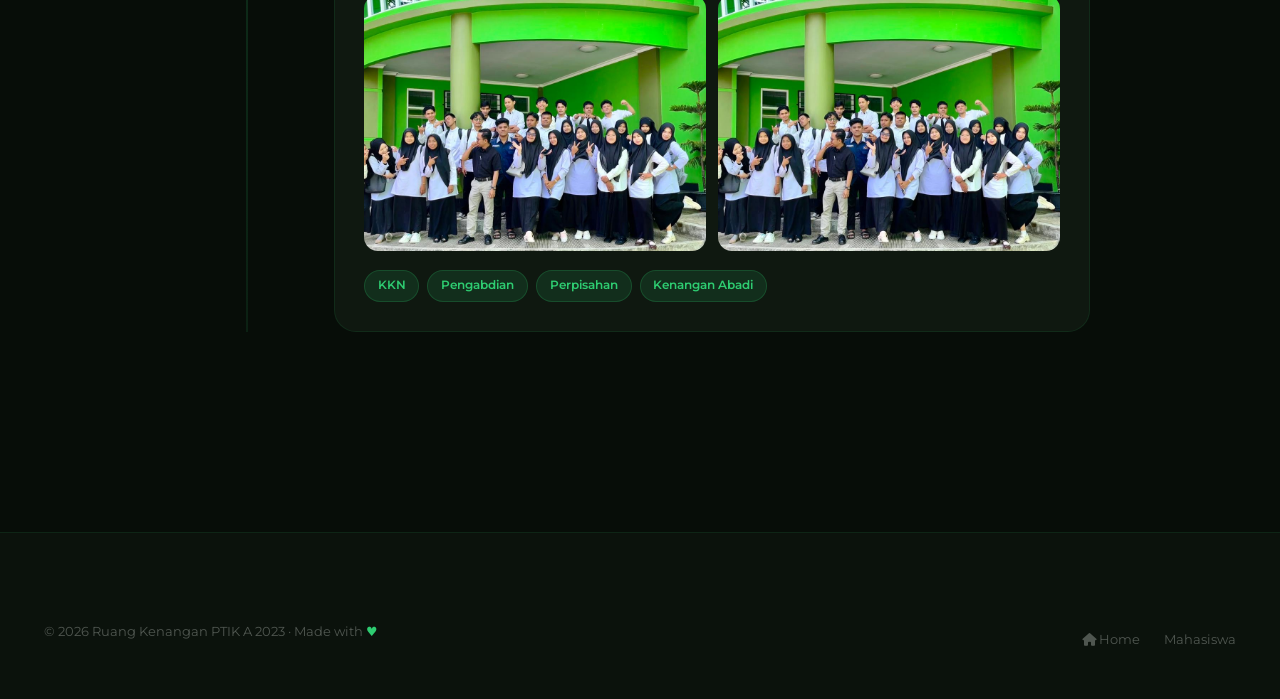
<file: pages/timeline.html>
<!DOCTYPE html>
<html lang="id">
<head>
  <meta charset="UTF-8" />
  <meta name="viewport" content="width=device-width, initial-scale=1.0" />
  <title>Timeline — Ruang Kenangan PTIK A 2023</title>
  <link href="https://cdn.jsdelivr.net/npm/bootstrap@5.3.0/dist/css/bootstrap.min.css" rel="stylesheet" />
  <link href="https://fonts.googleapis.com/css2?family=Poppins:wght@300;400;500;600;700;800;900&family=Montserrat:wght@300;400;500;600;700;800&display=swap" rel="stylesheet" />
  <script>
  (function(){
    var t = localStorage.getItem("rk-theme") || "dark";
    if(t === "light") document.documentElement.setAttribute("data-theme","light");
  })();
</script>
  <link rel="stylesheet" href="https://cdnjs.cloudflare.com/ajax/libs/font-awesome/6.5.0/css/all.min.css" />
  <link rel="stylesheet" href="../css/style.css" />
  <style>
    .timeline-full { padding: 5rem 0 9rem; }

    .timeline-card {
      background: var(--bg-card);
      border: 1px solid var(--border);
      border-radius: var(--radius-l);
      overflow: hidden;
      transition: var(--transition);
    }
    .timeline-card:hover {
      border-color: var(--border-alt);
      box-shadow: var(--shadow-green);
    }
    .timeline-card-img {
      width: 100%;
      aspect-ratio: 16/9;
      object-fit: cover;
      object-position: center top;
      display: block;
      transition: transform 0.5s ease;
    }
    .timeline-card:hover .timeline-card-img { transform: scale(1.04); }

    .timeline-card-body { padding: 1.8rem; }
    .timeline-card-sem {
      font-size: 0.68rem;
      font-weight: 700;
      letter-spacing: 0.2em;
      text-transform: uppercase;
      color: var(--green);
      margin-bottom: 0.6rem;
    }
    .timeline-card-body h3 {
      font-family: var(--font-display);
      font-size: 1.2rem;
      font-weight: 700;
      color: var(--text);
      margin-bottom: 0.6rem;
    }
    .timeline-card-body p {
      font-size: 0.86rem;
      color: var(--text-dim);
      line-height: 1.75;
    }
    .timeline-card-tags {
      margin-top: 1.2rem;
      display: flex;
      gap: 0.5rem;
      flex-wrap: wrap;
    }
    .tag {
      padding: 0.3rem 0.8rem;
      background: var(--green-soft);
      border: 1px solid var(--border-alt);
      border-radius: var(--radius-pill);
      font-size: 0.72rem;
      font-weight: 600;
      color: var(--green);
    }

    /* Vertical timeline */
    .vt-wrap {
      position: relative;
      max-width: 900px;
      margin: 0 auto;
    }
    .vt-line {
      position: absolute;
      left: 3.5rem;
      top: 0; bottom: 0;
      width: 2px;
      background: linear-gradient(to bottom, var(--green), rgba(46,204,113,0.1));
    }
    .vt-item {
      display: flex;
      gap: 2rem;
      margin-bottom: 3.5rem;
      position: relative;
    }
    .vt-left {
      flex-shrink: 0;
      width: 7rem;
      display: flex;
      flex-direction: column;
      align-items: center;
      gap: 0.5rem;
      padding-top: 0.4rem;
    }
    .vt-dot {
      width: 44px; height: 44px;
      border-radius: 50%;
      background: var(--bg-card);
      border: 2px solid var(--green);
      display: flex;
      align-items: center;
      justify-content: center;
      font-size: 1.1rem;
      box-shadow: 0 0 20px rgba(46,204,113,0.25);
      position: relative;
      z-index: 1;
      flex-shrink: 0;
    }
    .vt-sem-label {
      font-size: 0.68rem;
      font-weight: 700;
      letter-spacing: 0.12em;
      color: var(--green);
      text-transform: uppercase;
      text-align: center;
      white-space: nowrap;
    }
    .vt-right { flex: 1; }

    /* 2-photo grid */
    .media-grid-2 {
      display: grid;
      grid-template-columns: 1fr 1fr;
      gap: 0.8rem;
      margin-top: 1.2rem;
    }
    .media-thumb {
      border-radius: var(--radius-m);
      overflow: hidden;
      aspect-ratio: 4/3;
    }
    .media-thumb img {
      width: 100%; height: 100%;
      object-fit: cover;
      object-position: center top;
      transition: transform 0.4s;
      display: block;
    }
    .media-thumb:hover img { transform: scale(1.05); }

    @media (max-width: 600px) {
      .vt-line { left: 1.2rem; }
      .vt-left { width: 2.5rem; }
      .vt-sem-label { display: none; }
      .vt-item { gap: 1.2rem; }
      .media-grid-2 { grid-template-columns: 1fr; }
    }
  </style>
</head>
<body>

<!-- Search Overlay -->
<div class="search-overlay" id="searchOverlay">
  <button class="search-close" id="searchClose"><i class="fas fa-times"></i></button>
  <div class="search-box">
    <input type="text" id="searchInput" placeholder="Cari nama, momen." autocomplete="off" />
  </div>
</div>

<!-- NAVBAR -->
<nav class="navbar scrolled" id="navbar">
  <div class="nav-container">
    <a href="/index.html" class="nav-logo">
      <div class="logo-leaf"><div class="logo-leaf-inner"></div></div>
      <span>Ruang Kenangan</span>
    </a>
    <ul class="nav-links" id="navLinks">
      <li><a href="/index.html"   class="nav-link">Home</a></li>
      <li><a href="galeri.html"     class="nav-link">Galeri</a></li>
      <li><a href="video.html"      class="nav-link">Video</a></li>
      <li><a href="mahasiswa.html"  class="nav-link">Mahasiswa</a></li>
      <li><a href="timeline.html"   class="nav-link active-nav">Timeline</a></li>
      <li><a href="buku.html"       class="nav-link">Buku Kenangan</a></li>
      <li><a href="peta.html" class="nav-link">Peta</a></li>
      <li><a href="kuis.html" class="nav-link">Kuis</a></li>
    </ul>
    <div class="nav-right">
  <button class="nav-search-btn" id="searchBtn"><i class="fas fa-search"></i></button>
  <button class="nav-music-btn"  id="musicBtn"><i class="fas fa-music"></i></button>
  <button class="nav-theme-btn"  id="themeBtn" title="Mode Terang"><i class="fas fa-sun"></i></button>
  <button class="hamburger"      id="hamburger"><span></span><span></span><span></span></button>
</div>
  </div>
</nav>

<!-- PAGE HEADER -->
<div class="page-header">
  <div class="section-label" style="justify-content:center;">Perjalanan Kita</div>
  <h1>Timeline <span class="gradient-text">6 Semester</span></h1>
  <p>Cerita lengkap perjalanan PTIK A 2023 dari awal hingga akhir</p>
</div>

<!-- TIMELINE FULL -->
<section class="timeline-full">
  <div class="container">
    <div class="vt-wrap">
      <div class="vt-line"></div>

      <!-- ══ SEMESTER 1 — Ospek & Perkenalan ══ -->
      <div class="vt-item" data-animate="fade-up">
        <div class="vt-left">
          <div class="vt-dot">🎉</div>
          <span class="vt-sem-label">Sem. 1</span>
        </div>
        <div class="vt-right">
          <div class="timeline-card">
            <!-- Banner: foto di Gedung Maroko, jas kuning, momen ospek -->
            <img src="/assets/1.jpeg" alt="Ospek Semester 1" class="timeline-card-img" />
            <div class="timeline-card-body">
              <div class="timeline-card-sem">Semester 1 · September 2023</div>
              <h3>🎉 Ospek & Perkenalan Pertama</h3>
              <p>
                Semua dimulai dari sini. Hari-hari ospek yang menegangkan sekaligus seru — foto bersama di depan Gedung Maroko menjadi kenangan pertama yang melekat. Wajah-wajah baru dari berbagai daerah bersatu dalam satu almamater kuning kebanggaan.
              </p>
              <p style="margin-top:0.7rem;">
                Dari saling asing menjadi saling mengenal. Itulah ajaibnya masa orientasi: dalam hitungan hari, orang asing bisa berubah jadi sahabat terdekat.
              </p>
              <div class="media-grid-2">
                <div class="media-thumb">
                  <!-- Foto kelas pertama, seragam putih -->
                  <img src="/assets/1.1.jpeg" alt="Kelas Pertama" loading="lazy" />
                </div>
                <div class="media-thumb">
                  <!-- Foto kelas, seragam putih, lebih ramai -->
                  <img src="/assets/1.2.jpeg" alt="Perkenalan di Kelas" loading="lazy" />
                </div>
              </div>
              <div class="timeline-card-tags">
                <span class="tag">Ospek</span>
                <span class="tag">Perkenalan</span>
                <span class="tag">Orientasi</span>
                <span class="tag">2023</span>
              </div>
            </div>
          </div>
        </div>
      </div>

      <!-- ══ SEMESTER 2 — Adaptasi ══ -->
      <div class="vt-item" data-animate="fade-up" data-delay="100">
        <div class="vt-left">
          <div class="vt-dot">📚</div>
          <span class="vt-sem-label">Sem. 2</span>
        </div>
        <div class="vt-right">
          <div class="timeline-card">
            <!-- Foto kelas penuh, seragam putih, lebih kompak -->
            <img src="/assets/1.3.jpeg" alt="Adaptasi Semester 2" class="timeline-card-img" />
            <div class="timeline-card-body">
              <div class="timeline-card-sem">Semester 2 · Februari 2024</div>
              <h3>📚 Adaptasi & Ritme Baru</h3>
              <p>
                Semester dua adalah masa adaptasi yang sesungguhnya. Mulai terbiasa dengan jadwal kuliah yang padat, tugas yang terus menghampiri, dan dosen-dosen dengan gaya mengajar yang beragam.
              </p>
              <p style="margin-top:0.7rem;">
                Kebersamaan semakin hangat — sesi belajar bareng, makan siang di kantin sambil ngerjain tugas, sampai kelompok diskusi yang terkadang berubah jadi sesi curhat panjang.
              </p>
              <div class="media-grid-2">
                <div class="media-thumb">
                  <!-- Foto kelas dengan dosen, jaket kuning -->
                  <img src="/assets/2.1.jpeg" alt="Belajar Bersama" loading="lazy" />
                </div>
                <div class="media-thumb">
                  <!-- Foto di depan UIN Bukittinggi -->
                  <img src="/assets/sem2.jpeg" alt="Kampus UIN Bukittinggi" loading="lazy" />
                </div>
              </div>
              <div class="timeline-card-tags">
                <span class="tag">Belajar</span>
                <span class="tag">Adaptasi</span>
                <span class="tag">Tugas Kelompok</span>
                <span class="tag">Kelas</span>
              </div>
            </div>
          </div>
        </div>
      </div>

      <!-- ══ SEMESTER 3 — Berkembang ══ -->
      <div class="vt-item" data-animate="fade-up" data-delay="100">
        <div class="vt-left">
          <div class="vt-dot">💡</div>
          <span class="vt-sem-label">Sem. 3</span>
        </div>
        <div class="vt-right">
          <div class="timeline-card">
            <!-- Foto kelas besar bersama dosen, jaket kuning -->
            <img src="/assets/3.jpeg" alt="Berkembang Semester 3" class="timeline-card-img" />
            <div class="timeline-card-body">
              <div class="timeline-card-sem">Semester 3 · September 2024</div>
              <h3>💡 Mulai Berkembang</h3>
              <p>
                Semester tiga adalah era dimana semua mulai terasa lebih hidup. Angkatan semakin solid, kegiatan kampus makin ramai, dan rasa percaya diri mulai tumbuh. Foto bersama di gedung kampus jadi bukti betapa kompaknya kita.
              </p>
              <p style="margin-top:0.7rem;">
                Proyek kelompok mulai kompleks, presentasi makin sering, dan skill satu sama lain mulai keliatan. Di semester ini kita mulai sadar — PTIK A bukan sekadar kelas, tapi tim.
              </p>
              <div class="media-grid-2">
                <div class="media-thumb">
                  <!-- Foto kelas, ekspresi santai, jaket kuning -->
                  <img src="/assets/4.jpeg" alt="Kebersamaan Semester 3" loading="lazy" />
                </div>
                <div class="media-thumb">
                  <!-- Foto depan gedung hijau, thumbs up -->
                  <img src="/assets/4.2.jpeg" alt="Momen Seru" loading="lazy" />
                </div>
              </div>
              <div class="timeline-card-tags">
                <span class="tag">Berkembang</span>
                <span class="tag">Proyek</span>
                <span class="tag">Tim</span>
                <span class="tag">Kompak</span>
              </div>
            </div>
          </div>
        </div>
      </div>

      <!-- ══ SEMESTER 4 — Mulai Sulit ══ -->
      <div class="vt-item" data-animate="fade-up" data-delay="100">
        <div class="vt-left">
          <div class="vt-dot">😤</div>
          <span class="vt-sem-label">Sem. 4</span>
        </div>
        <div class="vt-right">
          <div class="timeline-card">
            <!-- Foto kelas modern, pakaian bebas rapi, tampak lebih dewasa -->
            <img src="/assets/5.jpeg" alt="Semester 4 Mulai Sulit" class="timeline-card-img" />
            <div class="timeline-card-body">
              <div class="timeline-card-sem">Semester 4 · Maret 2025</div>
              <h3>😤 Mulai Terasa Berat</h3>
              <p>
                Semester empat adalah titik balik. Beban akademik semakin berat, deadline makin menghimpit, dan tekanan mulai terasa nyata. Tapi justru di sini karakter kita benar-benar diuji.
              </p>
              <p style="margin-top:0.7rem;">
                Saling menguatkan jadi budaya. Kalau satu teman mau menyerah, yang lain segera datang memberi semangat. Inilah yang membuat PTIK A 2023 berbeda — tidak ada yang ditinggalkan.
              </p>
              <div class="media-grid-2">
                <div class="media-thumb">
                  <!-- Foto kelas bersama dosen, seragam KKN biru -->
                  <img src="/assets/5.2.jpeg" alt="Perjuangan Semester 4" loading="lazy" />
                </div>
                <div class="media-thumb">
                  <!-- Foto depan gedung Imam Bonjol -->
                  <img src="/assets/5.3.jpeg" alt="Kebersamaan" loading="lazy" />
                </div>
              </div>
              <div class="timeline-card-tags">
                <span class="tag">Perjuangan</span>
                <span class="tag">Deadline</span>
                <span class="tag">Saling Dukung</span>
                <span class="tag">Bertahan</span>
              </div>
            </div>
          </div>
        </div>
      </div>

      <!-- ══ SEMESTER 5 — Foto Baru ══ -->
      <div class="vt-item" data-animate="fade-up" data-delay="100">
        <div class="vt-left">
          <div class="vt-dot">📸</div>
          <span class="vt-sem-label">Sem. 5</span>
        </div>
        <div class="vt-right">
          <div class="timeline-card">
            <!-- Foto depan gedung hijau, pakaian bebas rapi, gaya lebih santai -->
            <img src="/assets/5.jpeg" alt="Semester 5" class="timeline-card-img" />
            <div class="timeline-card-body">
              <div class="timeline-card-sem">Semester 5 · September 2025</div>
              <h3>📸 Kenangan yang Semakin Indah</h3>
              <p>
                Memasuki semester lima, wajah-wajah PTIK A sudah jauh lebih dewasa. Seragam bebas rapi, senyum yang lebih percaya diri, dan foto bersama yang terasa lebih bermakna dari sebelumnya.
              </p>
              <p style="margin-top:0.7rem;">
                Di semester ini kita mulai merasakan bahwa waktu bersama tidak akan lama lagi. Setiap momen terasa lebih berharga, dan kamera selalu siap mengabadikan tiap detiknya.
              </p>
              <div class="media-grid-2">
                <div class="media-thumb">
                  <img src="/assets/5.3.jpeg" alt="Momen Semester 5" loading="lazy" />
                </div>
                <div class="media-thumb">
                  <img src="/assets/5.2.jpeg" alt="Bersama di Semester 5" loading="lazy" />
                </div>
              </div>
              <div class="timeline-card-tags">
                <span class="tag">Kenangan</span>
                <span class="tag">Foto Baru</span>
                <span class="tag">Makin Dewasa</span>
                <span class="tag">2025</span>
              </div>
            </div>
          </div>
        </div>
      </div>

      <!-- ══ SEMESTER 6 — KKN ══ -->
      <div class="vt-item" data-animate="fade-up" data-delay="100">
        <div class="vt-left">
          <div class="vt-dot">🏕️</div>
          <span class="vt-sem-label">Sem. 6</span>
        </div>
        <div class="vt-right">
          <div class="timeline-card">
            <!-- Foto seragam KKN biru navy di depan gedung modern -->
            <img src="/assets/event.jpeg" alt="KKN Semester 6" class="timeline-card-img" />
            <div class="timeline-card-body">
              <div class="timeline-card-sem">Semester 6 · 2026</div>
              <h3>🏕️ KKN & Perpisahan yang Manis</h3>
              <p>
                Puncak perjalanan enam semester — Kuliah Kerja Nyata (KKN) membawa kami terjun langsung ke masyarakat. Seragam biru navy menjadi saksi bisu perjuangan terakhir di bangku kuliah.
              </p>
              <p style="margin-top:0.7rem;">
                Berpencar ke berbagai lokasi KKN, tapi hati tetap satu. Setelah KKN usai, malam perpisahan digelar — tangis dan tawa berpadu menjadi kenangan yang tak akan pernah pudar. Sampai jumpa di puncak kesuksesan masing-masing!
              </p>
              <div class="media-grid-2">
                <div class="media-thumb">
                  <!-- Foto KKN, seragam biru, suasana ceria -->
                  <img src="/assets/6.jpeg" alt="KKN Bersama" loading="lazy" />
                </div>
                <div class="media-thumb">
                  <!-- Foto perpisahan depan gedung -->
                  <img src="/assets/6.jpeg" alt="Malam Perpisahan" loading="lazy" />
                </div>
              </div>
              <div class="timeline-card-tags">
                <span class="tag">KKN</span>
                <span class="tag">Pengabdian</span>
                <span class="tag">Perpisahan</span>
                <span class="tag">Kenangan Abadi</span>
              </div>
            </div>
          </div>
        </div>
      </div>

    </div>
  </div>
</section>

<!-- FOOTER -->
<footer class="footer">
  <div class="container">
    <div class="footer-bottom" style="border-top:none;padding-top:0;">
      <p>© 2026 Ruang Kenangan PTIK A 2023 · Made with <span class="footer-heart">♥</span></p>
      <div class="footer-legal">
        <a href="/index.html"><i class="fas fa-home"></i> Home</a>
        <a href="mahasiswa.html">Mahasiswa</a>
      </div>
    </div>
  </div>
</footer>

<script src="https://cdn.jsdelivr.net/npm/bootstrap@5.3.0/dist/js/bootstrap.bundle.min.js"></script>
<script src="/js/main.js"></script>
</body>
</html>
</file>
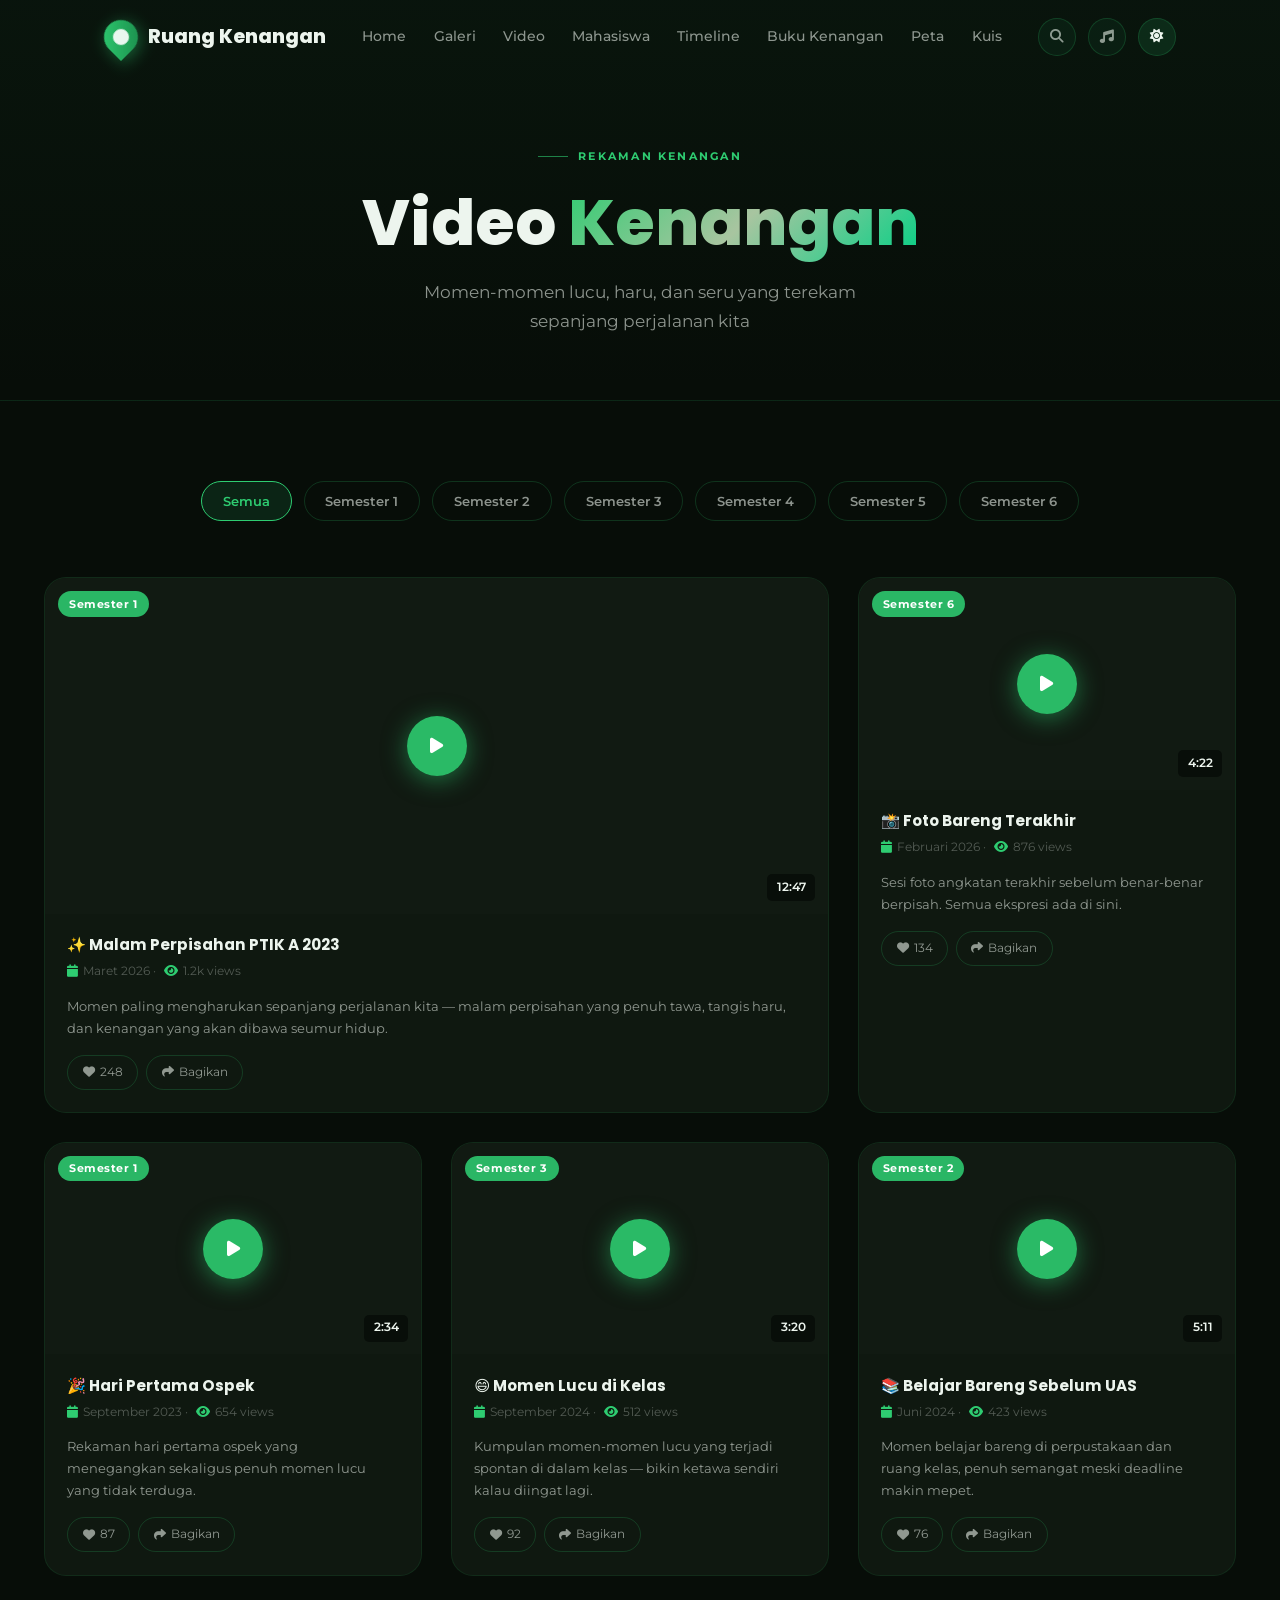
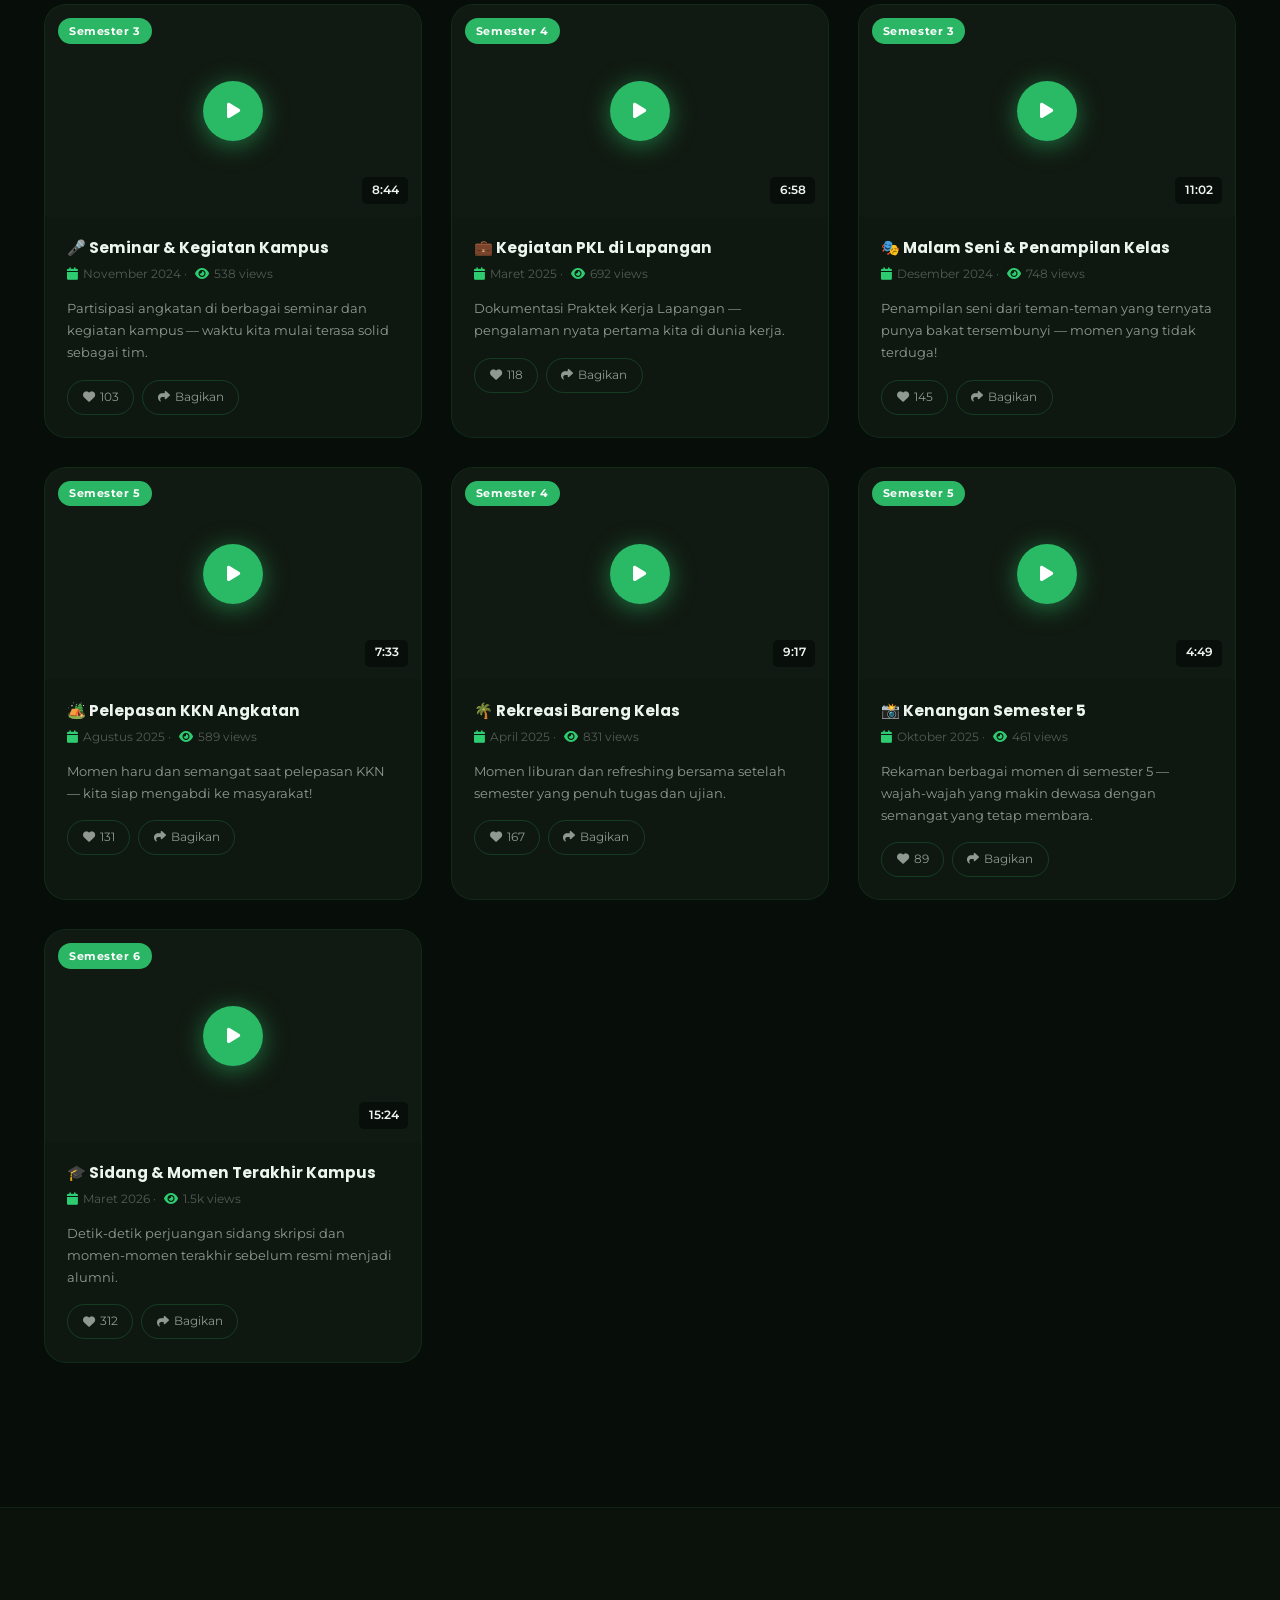
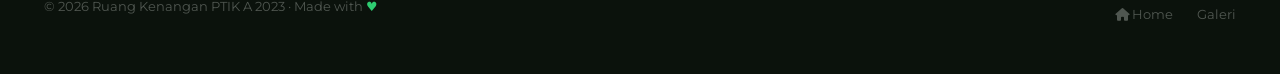
<file: pages/video.html>
<!DOCTYPE html>
<html lang="id">

<head>
  <meta charset="UTF-8" />
  <meta name="viewport" content="width=device-width, initial-scale=1.0" />
  <title>Video — Ruang Kenangan PTIK A 2023</title>
  <link href="https://cdn.jsdelivr.net/npm/bootstrap@5.3.0/dist/css/bootstrap.min.css" rel="stylesheet" />
  <link
    href="https://fonts.googleapis.com/css2?family=Poppins:wght@300;400;500;600;700;800;900&family=Montserrat:wght@300;400;500;600;700;800&display=swap"
    rel="stylesheet" />
  <script>
  (function(){
    var t = localStorage.getItem("rk-theme") || "dark";
    if(t === "light") document.documentElement.setAttribute("data-theme","light");
  })();
</script>
  <link rel="stylesheet" href="https://cdnjs.cloudflare.com/ajax/libs/font-awesome/6.5.0/css/all.min.css" />
  <link rel="stylesheet" href="../css/style.css" />
  <style>
    .video-page {
      padding: 5rem 0 9rem;
    }

    .video-filter-bar {
      display: flex;
      gap: 0.75rem;
      flex-wrap: wrap;
      justify-content: center;
      margin-bottom: 3.5rem;
    }

    .filter-btn {
      padding: 0.5rem 1.3rem;
      border: 1px solid var(--border-alt);
      border-radius: var(--radius-pill);
      background: transparent;
      color: var(--text-dim);
      font-size: 0.82rem;
      font-weight: 600;
      cursor: pointer;
      transition: var(--transition);
      font-family: var(--font-body);
    }

    .filter-btn:hover,
    .filter-btn.active {
      background: var(--green-soft);
      border-color: var(--green);
      color: var(--green);
    }

    .video-full-grid {
      display: grid;
      grid-template-columns: repeat(3, 1fr);
      gap: 1.8rem;
    }

    .video-card-full {
      background: var(--bg-card);
      border: 1px solid var(--border);
      border-radius: var(--radius-l);
      overflow: hidden;
      transition: var(--transition);
    }

    .video-card-full:hover {
      border-color: var(--border-alt);
      transform: translateY(-6px);
      box-shadow: var(--shadow-green);
    }

    .video-thumb-full {
      position: relative;
      aspect-ratio: 16/9;
      overflow: hidden;
      cursor: pointer;
      background: var(--bg-3);
    }

    /* ── Thumbnail: img biasa ── */
    .video-thumb-full img {
      width: 100%;
      height: 100%;
      object-fit: cover;
      transition: transform 0.5s ease;
      display: block;
    }

    /* ── Thumbnail: video preview (featured) ── */
    .video-thumb-full video {
      width: 100%;
      height: 100%;
      object-fit: cover;
      display: block;
      transition: transform 0.5s ease;
      pointer-events: none;
      /* klik tetap ke overlay */
    }

    .video-card-full:hover .video-thumb-full img,
    .video-card-full:hover .video-thumb-full video {
      transform: scale(1.06);
    }

    .video-play-full {
      position: absolute;
      top: 50%;
      left: 50%;
      transform: translate(-50%, -50%);
      width: 60px;
      height: 60px;
      border-radius: 50%;
      background: rgba(46, 204, 113, 0.9);
      border: none;
      cursor: pointer;
      display: flex;
      align-items: center;
      justify-content: center;
      font-size: 1.1rem;
      color: #fff;
      transition: var(--transition);
      box-shadow: 0 4px 24px rgba(46, 204, 113, 0.5);
      backdrop-filter: blur(4px);
      z-index: 2;
    }

    .video-play-full:hover {
      transform: translate(-50%, -50%) scale(1.12);
      background: var(--green);
    }

    .video-dur-full {
      position: absolute;
      bottom: 0.8rem;
      right: 0.8rem;
      background: rgba(7, 13, 8, 0.88);
      padding: 0.22rem 0.6rem;
      border-radius: 5px;
      font-size: 0.72rem;
      font-weight: 600;
      color: var(--text);
      z-index: 2;
    }

    .video-sem-badge {
      position: absolute;
      top: 0.8rem;
      left: 0.8rem;
      background: rgba(46, 204, 113, 0.88);
      padding: 0.22rem 0.7rem;
      border-radius: var(--radius-pill);
      font-size: 0.68rem;
      font-weight: 700;
      color: #fff;
      letter-spacing: 0.05em;
      z-index: 2;
    }

    .video-card-info {
      padding: 1.4rem;
    }

    .video-card-info h4 {
      font-family: var(--font-display);
      font-size: 0.95rem;
      font-weight: 700;
      color: var(--text);
      margin-bottom: 0.35rem;
    }

    .video-card-info .meta {
      font-size: 0.78rem;
      color: var(--text-faint);
      margin-bottom: 0.8rem;
    }

    .video-card-info p {
      font-size: 0.82rem;
      color: var(--text-dim);
      line-height: 1.68;
      margin-bottom: 1rem;
    }

    .video-card-actions {
      display: flex;
      gap: 0.5rem;
    }

    .vid-like-btn,
    .vid-share-btn {
      display: inline-flex;
      align-items: center;
      gap: 5px;
      padding: 0.38rem 0.9rem;
      border: 1px solid var(--border-alt);
      border-radius: var(--radius-pill);
      background: transparent;
      color: var(--text-dim);
      font-size: 0.76rem;
      cursor: pointer;
      transition: var(--transition);
      font-family: var(--font-body);
    }

    .vid-like-btn:hover,
    .vid-like-btn.liked {
      border-color: #e74c3c;
      color: #e74c3c;
      background: rgba(231, 76, 60, 0.08);
    }

    .vid-share-btn:hover {
      border-color: var(--green);
      color: var(--green);
      background: var(--green-soft);
    }

    /* ══════════════════════════════════════
       VIDEO MODAL — pakai <video> bukan <img>
       ══════════════════════════════════════ */
    .video-modal {
      position: fixed;
      inset: 0;
      background: rgba(7, 13, 8, 0.97);
      z-index: 5000;
      display: none;
      align-items: center;
      justify-content: center;
      flex-direction: column;
      gap: 1.5rem;
      padding: 2rem;
    }

    .video-modal.open {
      display: flex;
    }

    .video-modal-close {
      position: fixed;
      top: 1.5rem;
      right: 1.5rem;
      width: 46px;
      height: 46px;
      border-radius: 50%;
      border: 1px solid var(--border-alt);
      background: none;
      color: var(--text);
      cursor: pointer;
      font-size: 1.1rem;
      display: flex;
      align-items: center;
      justify-content: center;
      transition: var(--transition);
      z-index: 2;
    }

    .video-modal-close:hover {
      border-color: var(--green);
      color: var(--green);
    }

    .video-modal-player {
      width: 100%;
      max-width: 860px;
      aspect-ratio: 16/9;
      border-radius: var(--radius-l);
      overflow: hidden;
      background: #000;
      border: 1px solid var(--border-alt);
      position: relative;
    }

    /* ── Video element di dalam modal ── */
    #videoModalPlayer {
      width: 100%;
      height: 100%;
      object-fit: contain;
      /* contain agar tidak crop */
      display: block;
      background: #000;
      border-radius: inherit;
    }

    /* Fallback saat video tidak bisa dimuat */
    .video-modal-fallback {
      position: absolute;
      inset: 0;
      display: none;
      flex-direction: column;
      align-items: center;
      justify-content: center;
      text-align: center;
      color: var(--text-dim);
      padding: 2rem;
      background: var(--bg-3);
    }

    .video-modal-fallback.show {
      display: flex;
    }

    .video-modal-fallback i {
      font-size: 3rem;
      color: var(--green);
      display: block;
      margin-bottom: 1rem;
    }

    .video-modal-title {
      font-family: var(--font-display);
      font-size: 1.2rem;
      font-weight: 700;
      color: var(--text);
      text-align: center;
    }

    .video-modal-meta {
      font-size: 0.82rem;
      color: var(--text-faint);
      text-align: center;
    }

    /* Featured video */
    .video-featured {
      grid-column: span 2;
    }

    .video-featured .video-thumb-full {
      aspect-ratio: 21/9;
    }

    @media (max-width: 1000px) {
      .video-full-grid {
        grid-template-columns: repeat(2, 1fr);
      }

      .video-featured {
        grid-column: span 2;
      }
    }

    @media (max-width: 640px) {
      .video-full-grid {
        grid-template-columns: 1fr;
      }

      .video-featured {
        grid-column: 1;
      }

      .video-featured .video-thumb-full {
        aspect-ratio: 16/9;
      }
    }
  </style>
</head>

<body>

  <!-- ══════════════════════════════════════
     VIDEO MODAL — menggunakan <video> HTML5
     ══════════════════════════════════════ -->
  <div class="video-modal" id="videoModal">
    <button class="video-modal-close" id="videoModalClose"><i class="fas fa-times"></i></button>

    <div class="video-modal-player">
      <!-- Elemen <video> dengan controls bawaan browser -->
      <video id="videoModalPlayer" controls preload="metadata" playsinline>
        <!-- src diisi lewat JS saat openVideo() dipanggil -->
        <source id="videoModalSource" src="" type="video/mp4" />
        Browser Anda tidak mendukung pemutaran video HTML5.
      </video>

      <!-- Tampil jika file tidak ditemukan / error -->
      <div class="video-modal-fallback" id="videoModalFallback">
        <i class="fas fa-exclamation-triangle"></i>
        <p>Video tidak dapat dimuat.</p>
        <p style="font-size:0.76rem;margin-top:0.4rem;opacity:0.6;">Pastikan file video ada di folder
          <code>assets/</code>.</p>
      </div>
    </div>

    <div class="video-modal-title" id="videoModalTitle">Judul Video</div>
    <div class="video-modal-meta" id="videoModalMeta">Semester · Tanggal</div>
  </div>

  <!-- Search Overlay -->
  <div class="search-overlay" id="searchOverlay">
    <button class="search-close" id="searchClose"><i class="fas fa-times"></i></button>
    <div class="search-box">
      <input type="text" id="searchInput" placeholder="Cari nama, momen." autocomplete="off" />
    </div>
  </div>

  <!-- NAVBAR -->
  <nav class="navbar scrolled" id="navbar">
    <div class="nav-container">
      <a href="/index.html" class="nav-logo">
        <div class="logo-leaf">
          <div class="logo-leaf-inner"></div>
        </div>
        <span>Ruang Kenangan</span>
      </a>
      <ul class="nav-links" id="navLinks">
        <li><a href="/index.html" class="nav-link">Home</a></li>
        <li><a href="galeri.html" class="nav-link">Galeri</a></li>
        <li><a href="video.html" class="nav-link active-nav">Video</a></li>
        <li><a href="mahasiswa.html" class="nav-link">Mahasiswa</a></li>
        <li><a href="timeline.html" class="nav-link">Timeline</a></li>
        <li><a href="buku.html" class="nav-link">Buku Kenangan</a></li>
      <li><a href="peta.html" class="nav-link">Peta</a></li>
      <li><a href="kuis.html" class="nav-link">Kuis</a></li>
      </ul>
      <div class="nav-right">
        <button class="nav-search-btn" id="searchBtn"><i class="fas fa-search"></i></button>
        <button class="nav-music-btn" id="musicBtn"><i class="fas fa-music"></i></button>
        <button class="nav-theme-btn" id="themeBtn" title="Mode Terang"><i class="fas fa-sun"></i></button>
        <button class="hamburger" id="hamburger"><span></span><span></span><span></span></button>
      </div>
    </div>
  </nav>

  <!-- PAGE HEADER -->
  <div class="page-header">
    <div class="section-label" style="justify-content:center;">Rekaman Kenangan</div>
    <h1>Video <span class="gradient-text">Kenangan</span></h1>
    <p>Momen-momen lucu, haru, dan seru yang terekam sepanjang perjalanan kita</p>
  </div>

  <!-- VIDEO SECTION -->
  <section class="video-page">
    <div class="container">

      <!-- Filter Bar -->
      <div class="video-filter-bar" data-animate="fade-up">
        <button class="filter-btn active" data-vfilter="all">Semua</button>
        <button class="filter-btn" data-vfilter="sem1">Semester 1</button>
        <button class="filter-btn" data-vfilter="sem2">Semester 2</button>
        <button class="filter-btn" data-vfilter="sem3">Semester 3</button>
        <button class="filter-btn" data-vfilter="sem4">Semester 4</button>
        <button class="filter-btn" data-vfilter="sem5">Semester 5</button>
        <button class="filter-btn" data-vfilter="sem6">Semester 6</button>
      </div>

      <div class="video-full-grid" id="videoGrid" data-animate="fade-up">

        <!-- ══ FEATURED — pakai <video> sebagai thumbnail ══ -->
        <div class="video-card-full video-featured" data-vsem="sem1">
          <div class="video-thumb-full"
            onclick="openVideo('/assets/v1.mp4','Malam Perpisahan PTIK A 2023','Semester 1 · Maret 2026')">
            <!--
            Thumbnail pakai <video> agar preview muncul.
            muted + autoplay + loop = preview diam tanpa suara.
            preload="metadata" = hanya muat frame pertama saja (hemat bandwidth).
          -->
            <video muted loop playsinline preload="metadata"
              style="width:100%;height:100%;object-fit:cover;display:block;pointer-events:none;">
              <source src="/assets/v1.mp4" type="video/mp4" />
            </video>
            <button class="video-play-full"><i class="fas fa-play"></i></button>
            <span class="video-sem-badge">Semester 1</span>
            <span class="video-dur-full">12:47</span>
          </div>
          <div class="video-card-info">
            <h4>✨ Malam Perpisahan PTIK A 2023</h4>
            <div class="meta"><i class="fas fa-calendar" style="color:var(--green);margin-right:5px;"></i>Maret 2026 ·
              <i class="fas fa-eye" style="color:var(--green);margin:0 5px;"></i>1.2k views</div>
            <p>Momen paling mengharukan sepanjang perjalanan kita — malam perpisahan yang penuh tawa, tangis haru, dan
              kenangan yang akan dibawa seumur hidup.</p>
            <div class="video-card-actions">
              <button class="vid-like-btn" onclick="toggleVidLike(this)"><i class="fas fa-heart"></i>
                <span>248</span></button>
              <button class="vid-share-btn"><i class="fas fa-share"></i> Bagikan</button>
            </div>
          </div>
        </div>

        <!-- Semester 6 video 2 -->
        <div class="video-card-full" data-vsem="sem3">
          <div class="video-thumb-full"
            onclick="openVideo('/assets/v2.mp4','Foto Bareng Terakhir','Semester 3 · Februari 2026')">
            <video muted loop playsinline preload="metadata"
              style="width:100%;height:100%;object-fit:cover;display:block;pointer-events:none;">
              <source src="/assets/v2.mp4" type="video/mp4" />
            </video>
            <button class="video-play-full"><i class="fas fa-play"></i></button>
            <span class="video-sem-badge">Semester 6</span>
            <span class="video-dur-full">4:22</span>
          </div>
          <div class="video-card-info">
            <h4>📸 Foto Bareng Terakhir</h4>
            <div class="meta"><i class="fas fa-calendar" style="color:var(--green);margin-right:5px;"></i>Februari 2026
              · <i class="fas fa-eye" style="color:var(--green);margin:0 5px;"></i>876 views</div>
            <p>Sesi foto angkatan terakhir sebelum benar-benar berpisah. Semua ekspresi ada di sini.</p>
            <div class="video-card-actions">
              <button class="vid-like-btn" onclick="toggleVidLike(this)"><i class="fas fa-heart"></i>
                <span>134</span></button>
              <button class="vid-share-btn"><i class="fas fa-share"></i> Bagikan</button>
            </div>
          </div>
        </div>

        <!-- Semester 1 -->
        <div class="video-card-full" data-vsem="sem1">
          <div class="video-thumb-full"
            onclick="openVideo('/assets/v3.mp4','Hari Pertama Ospek','Semester 1 · September 2023')">
            <video muted loop playsinline preload="metadata"
              style="width:100%;height:100%;object-fit:cover;display:block;pointer-events:none;">
              <source src="/assets/v3.mp4" type="video/mp4" />
            </video>
            <button class="video-play-full"><i class="fas fa-play"></i></button>
            <span class="video-sem-badge">Semester 1</span>
            <span class="video-dur-full">2:34</span>
          </div>
          <div class="video-card-info">
            <h4>🎉 Hari Pertama Ospek</h4>
            <div class="meta"><i class="fas fa-calendar" style="color:var(--green);margin-right:5px;"></i>September 2023
              · <i class="fas fa-eye" style="color:var(--green);margin:0 5px;"></i>654 views</div>
            <p>Rekaman hari pertama ospek yang menegangkan sekaligus penuh momen lucu yang tidak terduga.</p>
            <div class="video-card-actions">
              <button class="vid-like-btn" onclick="toggleVidLike(this)"><i class="fas fa-heart"></i>
                <span>87</span></button>
              <button class="vid-share-btn"><i class="fas fa-share"></i> Bagikan</button>
            </div>
          </div>
        </div>
        <!-- Semester 3 -->
        <div class="video-card-full" data-vsem="sem3">
          <div class="video-thumb-full"
            onclick="openVideo('/assets/v4.mp4','Momen Lucu di Kelas','Semester 3 · September 2024')">
            <video muted loop playsinline preload="metadata"
              style="width:100%;height:100%;object-fit:cover;display:block;pointer-events:none;">
              <source src="/assets/v4.mp4" type="video/mp4" />
            </video>
            <button class="video-play-full"><i class="fas fa-play"></i></button>
            <span class="video-sem-badge">Semester 3</span>
            <span class="video-dur-full">3:20</span>
          </div>
          <div class="video-card-info">
            <h4>😄 Momen Lucu di Kelas</h4>
            <div class="meta"><i class="fas fa-calendar" style="color:var(--green);margin-right:5px;"></i>September 2024
              · <i class="fas fa-eye" style="color:var(--green);margin:0 5px;"></i>512 views</div>
            <p>Kumpulan momen-momen lucu yang terjadi spontan di dalam kelas — bikin ketawa sendiri kalau diingat lagi.</p>
            <div class="video-card-actions">
              <button class="vid-like-btn" onclick="toggleVidLike(this)"><i class="fas fa-heart"></i>
                <span>92</span></button>
              <button class="vid-share-btn"><i class="fas fa-share"></i> Bagikan</button>
            </div>
          </div>
        </div>
        <!-- Semester 2 -->
        <div class="video-card-full" data-vsem="sem2">
          <div class="video-thumb-full"
            onclick="openVideo('/assets/1.mp4','Belajar Bareng Sebelum UAS','Semester 2 · Juni 2024')">
            <video muted loop playsinline preload="metadata"
              style="width:100%;height:100%;object-fit:cover;display:block;pointer-events:none;">
              <source src="/assets/1.mp4" type="video/mp4" />
            </video>
            <button class="video-play-full"><i class="fas fa-play"></i></button>
            <span class="video-sem-badge">Semester 2</span>
            <span class="video-dur-full">5:11</span>
          </div>
          <div class="video-card-info">
            <h4>📚 Belajar Bareng Sebelum UAS</h4>
            <div class="meta"><i class="fas fa-calendar" style="color:var(--green);margin-right:5px;"></i>Juni 2024
              · <i class="fas fa-eye" style="color:var(--green);margin:0 5px;"></i>423 views</div>
            <p>Momen belajar bareng di perpustakaan dan ruang kelas, penuh semangat meski deadline makin mepet.</p>
            <div class="video-card-actions">
              <button class="vid-like-btn" onclick="toggleVidLike(this)"><i class="fas fa-heart"></i>
                <span>76</span></button>
              <button class="vid-share-btn"><i class="fas fa-share"></i> Bagikan</button>
            </div>
          </div>
        </div>
        <!-- Semester 3 -->
        <div class="video-card-full" data-vsem="sem3">
          <div class="video-thumb-full"
            onclick="openVideo('/assets/2.mp4','Seminar & Kegiatan Kampus','Semester 3 · November 2024')">
            <video muted loop playsinline preload="metadata"
              style="width:100%;height:100%;object-fit:cover;display:block;pointer-events:none;">
              <source src="/assets/2.mp4" type="video/mp4" />
            </video>
            <button class="video-play-full"><i class="fas fa-play"></i></button>
            <span class="video-sem-badge">Semester 3</span>
            <span class="video-dur-full">8:44</span>
          </div>
          <div class="video-card-info">
            <h4>🎤 Seminar & Kegiatan Kampus</h4>
            <div class="meta"><i class="fas fa-calendar" style="color:var(--green);margin-right:5px;"></i>November 2024
              · <i class="fas fa-eye" style="color:var(--green);margin:0 5px;"></i>538 views</div>
            <p>Partisipasi angkatan di berbagai seminar dan kegiatan kampus — waktu kita mulai terasa solid sebagai tim.</p>
            <div class="video-card-actions">
              <button class="vid-like-btn" onclick="toggleVidLike(this)"><i class="fas fa-heart"></i>
                <span>103</span></button>
              <button class="vid-share-btn"><i class="fas fa-share"></i> Bagikan</button>
            </div>
          </div>
        </div>
        <!-- Semester 4 -->
        <div class="video-card-full" data-vsem="sem4">
          <div class="video-thumb-full"
            onclick="openVideo('/assets/3.mp4','Kegiatan PKL di Lapangan','Semester 4 · Maret 2025')">
            <video muted loop playsinline preload="metadata"
              style="width:100%;height:100%;object-fit:cover;display:block;pointer-events:none;">
              <source src="/assets/3.mp4" type="video/mp4" />
            </video>
            <button class="video-play-full"><i class="fas fa-play"></i></button>
            <span class="video-sem-badge">Semester 4</span>
            <span class="video-dur-full">6:58</span>
          </div>
          <div class="video-card-info">
            <h4>💼 Kegiatan PKL di Lapangan</h4>
            <div class="meta"><i class="fas fa-calendar" style="color:var(--green);margin-right:5px;"></i>Maret 2025
              · <i class="fas fa-eye" style="color:var(--green);margin:0 5px;"></i>692 views</div>
            <p>Dokumentasi Praktek Kerja Lapangan — pengalaman nyata pertama kita di dunia kerja.</p>
            <div class="video-card-actions">
              <button class="vid-like-btn" onclick="toggleVidLike(this)"><i class="fas fa-heart"></i>
                <span>118</span></button>
              <button class="vid-share-btn"><i class="fas fa-share"></i> Bagikan</button>
            </div>
          </div>
        </div>
        <!-- Semester 3 -->
        <div class="video-card-full" data-vsem="sem3">
          <div class="video-thumb-full"
            onclick="openVideo('/assets/4.mp4','Malam Seni & Penampilan Kelas','Semester 3 · Desember 2024')">
            <video muted loop playsinline preload="metadata"
              style="width:100%;height:100%;object-fit:cover;display:block;pointer-events:none;">
              <source src="/assets/4.mp4" type="video/mp4" />
            </video>
            <button class="video-play-full"><i class="fas fa-play"></i></button>
            <span class="video-sem-badge">Semester 3</span>
            <span class="video-dur-full">11:02</span>
          </div>
          <div class="video-card-info">
            <h4>🎭 Malam Seni & Penampilan Kelas</h4>
            <div class="meta"><i class="fas fa-calendar" style="color:var(--green);margin-right:5px;"></i>Desember 2024
              · <i class="fas fa-eye" style="color:var(--green);margin:0 5px;"></i>748 views</div>
            <p>Penampilan seni dari teman-teman yang ternyata punya bakat tersembunyi — momen yang tidak terduga!</p>
            <div class="video-card-actions">
              <button class="vid-like-btn" onclick="toggleVidLike(this)"><i class="fas fa-heart"></i>
                <span>145</span></button>
              <button class="vid-share-btn"><i class="fas fa-share"></i> Bagikan</button>
            </div>
          </div>
        </div>
        <!-- Semester 5 -->
        <div class="video-card-full" data-vsem="sem5">
          <div class="video-thumb-full"
            onclick="openVideo('/assets/5.mp4','Pelepasan KKN Angkatan','Semester 5 · Agustus 2025')">
            <video muted loop playsinline preload="metadata"
              style="width:100%;height:100%;object-fit:cover;display:block;pointer-events:none;">
              <source src="/assets/5.mp4" type="video/mp4" />
            </video>
            <button class="video-play-full"><i class="fas fa-play"></i></button>
            <span class="video-sem-badge">Semester 5</span>
            <span class="video-dur-full">7:33</span>
          </div>
          <div class="video-card-info">
            <h4>🏕️ Pelepasan KKN Angkatan</h4>
            <div class="meta"><i class="fas fa-calendar" style="color:var(--green);margin-right:5px;"></i>Agustus 2025
              · <i class="fas fa-eye" style="color:var(--green);margin:0 5px;"></i>589 views</div>
            <p>Momen haru dan semangat saat pelepasan KKN — kita siap mengabdi ke masyarakat!</p>
            <div class="video-card-actions">
              <button class="vid-like-btn" onclick="toggleVidLike(this)"><i class="fas fa-heart"></i>
                <span>131</span></button>
              <button class="vid-share-btn"><i class="fas fa-share"></i> Bagikan</button>
            </div>
          </div>
        </div>
        <!-- Semester 4 -->
        <div class="video-card-full" data-vsem="sem4">
          <div class="video-thumb-full"
            onclick="openVideo('/assets/6.mp4','Rekreasi Bareng Kelas','Semester 4 · April 2025')">
            <video muted loop playsinline preload="metadata"
              style="width:100%;height:100%;object-fit:cover;display:block;pointer-events:none;">
              <source src="/assets/6.mp4" type="video/mp4" />
            </video>
            <button class="video-play-full"><i class="fas fa-play"></i></button>
            <span class="video-sem-badge">Semester 4</span>
            <span class="video-dur-full">9:17</span>
          </div>
          <div class="video-card-info">
            <h4>🌴 Rekreasi Bareng Kelas</h4>
            <div class="meta"><i class="fas fa-calendar" style="color:var(--green);margin-right:5px;"></i>April 2025
              · <i class="fas fa-eye" style="color:var(--green);margin:0 5px;"></i>831 views</div>
            <p>Momen liburan dan refreshing bersama setelah semester yang penuh tugas dan ujian.</p>
            <div class="video-card-actions">
              <button class="vid-like-btn" onclick="toggleVidLike(this)"><i class="fas fa-heart"></i>
                <span>167</span></button>
              <button class="vid-share-btn"><i class="fas fa-share"></i> Bagikan</button>
            </div>
          </div>
        </div>
        <!-- Semester 5 -->
        <div class="video-card-full" data-vsem="sem5">
          <div class="video-thumb-full"
            onclick="openVideo('/assets/7.mp4','Kenangan Semester 5','Semester 5 · Oktober 2025')">
            <video muted loop playsinline preload="metadata"
              style="width:100%;height:100%;object-fit:cover;display:block;pointer-events:none;">
              <source src="/assets/7.mp4" type="video/mp4" />
            </video>
            <button class="video-play-full"><i class="fas fa-play"></i></button>
            <span class="video-sem-badge">Semester 5</span>
            <span class="video-dur-full">4:49</span>
          </div>
          <div class="video-card-info">
            <h4>📸 Kenangan Semester 5</h4>
            <div class="meta"><i class="fas fa-calendar" style="color:var(--green);margin-right:5px;"></i>Oktober 2025
              · <i class="fas fa-eye" style="color:var(--green);margin:0 5px;"></i>461 views</div>
            <p>Rekaman berbagai momen di semester 5 — wajah-wajah yang makin dewasa dengan semangat yang tetap membara.</p>
            <div class="video-card-actions">
              <button class="vid-like-btn" onclick="toggleVidLike(this)"><i class="fas fa-heart"></i>
                <span>89</span></button>
              <button class="vid-share-btn"><i class="fas fa-share"></i> Bagikan</button>
            </div>
          </div>
        </div>
        <!-- Semester 6 -->
        <div class="video-card-full" data-vsem="sem6">
          <div class="video-thumb-full"
            onclick="openVideo('/assets/8.mp4','Sidang & Momen Terakhir Kampus','Semester 6 · Maret 2026')">
            <video muted loop playsinline preload="metadata"
              style="width:100%;height:100%;object-fit:cover;display:block;pointer-events:none;">
              <source src="/assets/8.mp4" type="video/mp4" />
            </video>
            <button class="video-play-full"><i class="fas fa-play"></i></button>
            <span class="video-sem-badge">Semester 6</span>
            <span class="video-dur-full">15:24</span>
          </div>
          <div class="video-card-info">
            <h4>🎓 Sidang & Momen Terakhir Kampus</h4>
            <div class="meta"><i class="fas fa-calendar" style="color:var(--green);margin-right:5px;"></i>Maret 2026
              · <i class="fas fa-eye" style="color:var(--green);margin:0 5px;"></i>1.5k views</div>
            <p>Detik-detik perjuangan sidang skripsi dan momen-momen terakhir sebelum resmi menjadi alumni.</p>
            <div class="video-card-actions">
              <button class="vid-like-btn" onclick="toggleVidLike(this)"><i class="fas fa-heart"></i>
                <span>312</span></button>
              <button class="vid-share-btn"><i class="fas fa-share"></i> Bagikan</button>
            </div>
          </div>
        </div>

        

      </div><!-- /video-full-grid -->
    </div>
  </section>

  <!-- FOOTER -->
  <footer class="footer">
    <div class="container">
      <div class="footer-bottom" style="border-top:none;padding-top:0;">
        <p>© 2026 Ruang Kenangan PTIK A 2023 · Made with <span class="footer-heart">♥</span></p>
        <div class="footer-legal">
          <a href="/index.html"><i class="fas fa-home"></i> Home</a>
          <a href="galeri.html">Galeri</a>
        </div>
      </div>
    </div>
  </footer>

  <script src="https://cdn.jsdelivr.net/npm/bootstrap@5.3.0/dist/js/bootstrap.bundle.min.js"></script>
  <script src="/js/main.js"></script>
  <script>
    /* ── Filter ── */
    const vFilterBtns = document.querySelectorAll('[data-vfilter]');
    const vCards = document.querySelectorAll('.video-card-full');

    vFilterBtns.forEach(btn => {
      btn.addEventListener('click', () => {
        vFilterBtns.forEach(b => b.classList.remove('active'));
        btn.classList.add('active');
        const f = btn.dataset.vfilter;
        vCards.forEach(card => {
          card.style.display = (f === 'all' || card.dataset.vsem === f) ? '' : 'none';
        });
      });
    });

    /* ══════════════════════════════════════════
       VIDEO MODAL — logika yang diperbaiki
       ══════════════════════════════════════════ */
    const vModal = document.getElementById('videoModal');
    const vModalClose = document.getElementById('videoModalClose');
    const vPlayer = document.getElementById('videoModalPlayer');
    const vSource = document.getElementById('videoModalSource');
    const vFallback = document.getElementById('videoModalFallback');

    /**
     * openVideo(src, title, meta)
     * src  : path/URL ke file .mp4
     * title: judul yang tampil di bawah modal
     * meta : teks kecil (semester · tanggal)
     */
    function openVideo(src, title, meta) {
      // Reset fallback
      vFallback.classList.remove('show');

      // Set source lalu reload — WAJIB agar browser baca src baru
      vSource.setAttribute('src', src);
      vPlayer.load();

      // Play otomatis saat user klik button hijau (bukan autoplay saat halaman load)
      vPlayer.addEventListener('canplay', () => vPlayer.play(), { once: true });

      // Update teks
      document.getElementById('videoModalTitle').textContent = title;
      document.getElementById('videoModalMeta').textContent = meta;

      // Buka modal
      vModal.classList.add('open');
      document.body.style.overflow = 'hidden';
    }

    /* ── Tutup modal → pause video ── */
    function closeVideoModal() {
      vPlayer.pause();
      vPlayer.currentTime = 0;          // reset ke awal
      vSource.setAttribute('src', '');  // bebaskan resource
      vPlayer.load();
      vModal.classList.remove('open');
      document.body.style.overflow = '';
    }

    vModalClose.addEventListener('click', closeVideoModal);

    // Klik di luar player juga menutup modal
    vModal.addEventListener('click', e => {
      if (e.target === vModal) closeVideoModal();
    });

    // Tekan Escape
    document.addEventListener('keydown', e => {
      if (e.key === 'Escape' && vModal.classList.contains('open')) closeVideoModal();
    });

    /* ── Like toggle ── */
    function toggleVidLike(btn) {
      const sp = btn.querySelector('span');
      const liked = btn.classList.toggle('liked');
      sp.textContent = liked
        ? parseInt(sp.textContent) + 1
        : parseInt(sp.textContent) - 1;
    }
  </script>
</body>

</html>
</file>
<file: css/style.css>
/* ═══════════════════════════════════════════════════
   RUANG KENANGAN PTIK A 2023
   Elegant Green Theme — Nostalgia, Modern, Emotional
   ═══════════════════════════════════════════════════ */

*, *::before, *::after {
  box-sizing: border-box;
  margin: 0;
  padding: 0;
}

:root {
  /* Core Palette */
  --bg:           #070d08;
  --bg-2:         #0b120c;
  --bg-3:         #111a12;
  --bg-card:      #0f1810;

  --green:        #2ecc71;
  --green-deep:   #1a8a4a;
  --green-soft:   rgba(46, 204, 113, 0.12);
  --green-glow:   rgba(46, 204, 113, 0.28);
  --green-mid:    #27ae60;
  --emerald:      #00d084;
  --sage:         #a8c5a0;
  --mint:         #c6f4d6;

  --gold:         #d4a843;
  --gold-soft:    rgba(212, 168, 67, 0.15);

  --text:         #edf5ee;
  --text-dim:     rgba(237, 245, 238, 0.58);
  --text-faint:   rgba(237, 245, 238, 0.3);
  --white:        #ffffff;

  --border:       rgba(46, 204, 113, 0.1);
  --border-alt:   rgba(46, 204, 113, 0.2);

  --grad-green:   linear-gradient(135deg, #2ecc71 0%, #1a8a4a 100%);
  --grad-text:    linear-gradient(135deg, #2ecc71, #a8c5a0, #00d084);
  --grad-gold:    linear-gradient(135deg, #d4a843, #f0c060, #a07820);

  --radius-s:     6px;
  --radius-m:     14px;
  --radius-l:     22px;
  --radius-xl:    36px;
  --radius-pill:  100px;

  --shadow-s:     0 2px 12px rgba(0,0,0,0.5);
  --shadow-m:     0 8px 32px rgba(0,0,0,0.6);
  --shadow-l:     0 20px 60px rgba(0,0,0,0.7);
  --shadow-green: 0 8px 32px rgba(46,204,113,0.2);

  --font-display: 'Poppins', 'Montserrat', system-ui, sans-serif;
  --font-body:    'Montserrat', system-ui, sans-serif;

  --nav-h: 74px;
  --transition: all 0.32s cubic-bezier(0.4,0,0.2,1);
}

html {
  scroll-behavior: smooth;
  scroll-padding-top: var(--nav-h);
}

body {
  background: var(--bg);
  color: var(--text);
  font-family: var(--font-body);
  font-size: 16px;
  line-height: 1.72;
  overflow-x: hidden;
  -webkit-font-smoothing: antialiased;
}

img { display: block; max-width: 100%; }
a   { color: inherit; text-decoration: none; }
ul  { list-style: none; }

/* ─── UTILITIES ─── */
.container {
  max-width: 1240px;
  margin: 0 auto;
  padding: 0 1.5rem;
}

.gradient-text {
  background: var(--grad-text);
  -webkit-background-clip: text;
  background-clip: text;
  -webkit-text-fill-color: transparent;
}

.gold-text {
  background: var(--grad-gold);
  -webkit-background-clip: text;
  background-clip: text;
  -webkit-text-fill-color: transparent;
}

.section-label {
  display: inline-flex;
  align-items: center;
  gap: 10px;
  font-size: 0.7rem;
  font-weight: 700;
  letter-spacing: 0.2em;
  text-transform: uppercase;
  color: var(--green);
  margin-bottom: 1.2rem;
}

.section-label::before {
  content: '';
  display: block;
  width: 30px;
  height: 1px;
  background: var(--green);
  opacity: 0.6;
}

.section-title {
  font-family: var(--font-display);
  font-size: clamp(2rem, 4vw, 3rem);
  font-weight: 700;
  line-height: 1.2;
  color: var(--text);
}

.section-sub {
  max-width: 540px;
  color: var(--text-dim);
  font-size: 1rem;
  margin-top: 1rem;
  line-height: 1.78;
}

.section-header {
  text-align: center;
  margin-bottom: 4.5rem;
}

.section-header .section-label { justify-content: center; }
.section-header .section-sub   { margin: 1rem auto 0; }

/* ─── BUTTONS ─── */
.btn-primary {
  display: inline-flex;
  align-items: center;
  gap: 10px;
  padding: 0.85rem 2rem;
  background: var(--grad-green);
  color: #fff;
  font-weight: 700;
  font-size: 0.9rem;
  border-radius: var(--radius-pill);
  border: none;
  cursor: pointer;
  transition: var(--transition);
  box-shadow: var(--shadow-green);
  letter-spacing: 0.01em;
  font-family: var(--font-display);
}

.btn-primary:hover {
  transform: translateY(-3px);
  box-shadow: 0 16px 48px rgba(46,204,113,0.4);
}

.btn-ghost {
  display: inline-flex;
  align-items: center;
  gap: 12px;
  padding: 0.85rem 2rem;
  color: var(--text);
  font-weight: 600;
  font-size: 0.9rem;
  border-radius: var(--radius-pill);
  border: 1px solid var(--border-alt);
  background: rgba(46,204,113,0.04);
  cursor: pointer;
  transition: var(--transition);
  font-family: var(--font-display);
}

.btn-ghost:hover {
  background: rgba(46,204,113,0.1);
  border-color: var(--green);
  transform: translateY(-2px);
  color: var(--green);
}

.btn-outline {
  display: inline-flex;
  align-items: center;
  gap: 10px;
  padding: 0.8rem 1.8rem;
  color: var(--green);
  font-weight: 600;
  font-size: 0.9rem;
  border-radius: var(--radius-pill);
  border: 1px solid var(--green);
  background: transparent;
  cursor: pointer;
  transition: var(--transition);
  font-family: var(--font-display);
}

.btn-outline:hover {
  background: var(--green-soft);
  transform: translateY(-2px);
  box-shadow: var(--shadow-green);
}

/* ─── NAVBAR ─── */
.navbar {
  position: fixed;
  top: 0; left: 0; right: 0;
  z-index: 1000;
  height: var(--nav-h);
  transition: var(--transition);
  /* Reset semua Bootstrap navbar style */
  padding: 0 !important;
  background: transparent !important;
  border: none !important;
  border-radius: 0 !important;
}

.navbar.scrolled {
  background: rgba(7,13,8,0.9) !important;
  backdrop-filter: blur(28px);
  -webkit-backdrop-filter: blur(28px);
  border-bottom: 1px solid var(--border) !important;
}

.nav-container {
  max-width: 1240px;
  margin: 0 auto;
  padding: 0 1.5rem;
  height: 100%;
  display: flex;
  align-items: center;
  justify-content: space-between;
  gap: 1.5rem;
}

.nav-logo {
  display: flex;
  align-items: center;
  gap: 10px;
  font-family: var(--font-display);
  font-size: 1.2rem;
  font-weight: 800;
  color: var(--text);
  white-space: nowrap;
  flex-shrink: 0;
}

.logo-leaf {
  width: 34px;
  height: 34px;
  background: var(--grad-green);
  border-radius: 50% 50% 50% 0;
  transform: rotate(-45deg);
  display: flex;
  align-items: center;
  justify-content: center;
  box-shadow: 0 4px 16px rgba(46,204,113,0.4);
  flex-shrink: 0;
}

.logo-leaf-inner {
  width: 16px;
  height: 16px;
  background: rgba(255,255,255,0.9);
  border-radius: 50%;
  transform: rotate(45deg);
}

/* ─── NAV LINKS — Desktop ─── */
.nav-links {
  display: flex !important;
  align-items: center;
  gap: 0.2rem;
  flex: 1;
  justify-content: center;
  /* Reset Bootstrap */
  flex-direction: row !important;
  position: static !important;
  background: transparent !important;
  border: none !important;
  padding: 0 !important;
  margin: 0 !important;
  transform: none !important;
  visibility: visible !important;
  pointer-events: all !important;
}

.nav-link {
  font-size: 0.85rem;
  font-weight: 500;
  color: var(--text-dim);
  transition: color 0.2s;
  padding: 0.4rem 0.75rem;
  border-radius: var(--radius-s);
  position: relative;
  white-space: nowrap;
}

.nav-link:hover { color: var(--green); }
.nav-link.active-nav { color: var(--green); }

.nav-link.active-nav::after {
  content: '';
  position: absolute;
  bottom: -4px; left: 50%;
  transform: translateX(-50%);
  width: 4px; height: 4px;
  background: var(--green);
  border-radius: 50%;
}

.nav-right {
  display: flex;
  align-items: center;
  gap: 0.75rem;
  flex-shrink: 0;
}

.nav-search-btn, .nav-music-btn {
  width: 38px; height: 38px;
  border: 1px solid var(--border-alt);
  border-radius: 50%;
  background: rgba(46,204,113,0.06);
  color: var(--text-dim);
  cursor: pointer;
  transition: var(--transition);
  display: flex;
  align-items: center;
  justify-content: center;
  font-size: 0.85rem;
}

.nav-search-btn:hover, .nav-music-btn:hover {
  background: var(--green-soft);
  border-color: var(--green);
  color: var(--green);
}

.nav-music-btn.playing {
  background: var(--green-soft);
  border-color: var(--green);
  color: var(--green);
  animation: pulse-ring 2s infinite;
}

@keyframes pulse-ring {
  0%   { box-shadow: 0 0 0 0 rgba(46,204,113,0.4); }
  70%  { box-shadow: 0 0 0 10px rgba(46,204,113,0); }
  100% { box-shadow: 0 0 0 0 rgba(46,204,113,0); }
}

.hamburger {
  display: none;
  flex-direction: column;
  gap: 5px;
  background: none;
  border: none;
  cursor: pointer;
  padding: 6px;
  z-index: 1001;
}

.hamburger span {
  display: block;
  width: 22px; height: 1.5px;
  background: var(--text);
  border-radius: 2px;
  transition: all 0.3s;
}

.hamburger.active span:nth-child(1) { transform: rotate(45deg) translate(4.5px, 4.5px); }
.hamburger.active span:nth-child(2) { opacity: 0; }
.hamburger.active span:nth-child(3) { transform: rotate(-45deg) translate(4.5px, -4.5px); }

/* Search Overlay */
.search-overlay {
  position: fixed;
  inset: 0;
  background: rgba(7,13,8,0.96);
  backdrop-filter: blur(20px);
  z-index: 2000;
  display: flex;
  align-items: flex-start;
  justify-content: center;
  padding-top: 12rem;
  opacity: 0;
  pointer-events: none;
  transition: opacity 0.3s ease;
}

.search-overlay.open {
  opacity: 1;
  pointer-events: all;
}

.search-box {
  width: 100%;
  max-width: 600px;
  padding: 0 2rem;
}

.search-box input {
  width: 100%;
  background: transparent;
  border: none;
  border-bottom: 2px solid var(--green);
  color: var(--text);
  font-size: 2.5rem;
  font-family: var(--font-display);
  outline: none;
  padding-bottom: 1rem;
  caret-color: var(--green);
}

.search-box input::placeholder { color: var(--text-faint); }
.search-close {
  position: absolute;
  top: 2rem; right: 2rem;
  background: none;
  border: 1px solid var(--border-alt);
  color: var(--text-dim);
  width: 44px; height: 44px;
  border-radius: 50%;
  cursor: pointer;
  font-size: 1.2rem;
  display: flex;
  align-items: center;
  justify-content: center;
  transition: var(--transition);
}
.search-close:hover { color: var(--green); border-color: var(--green); }

/* ─── HERO ─── */
.hero {
  min-height: 100vh;
  display: flex;
  align-items: center;
  position: relative;
  overflow: hidden;
}

.hero-bg {
  position: absolute;
  inset: 0;
  background: linear-gradient(135deg, #050b06 0%, #070d08 50%, #0a1a0b 100%);
}

.hero-bg-overlay {
  position: absolute;
  inset: 0;
  background:
    radial-gradient(ellipse 80% 60% at 60% 40%, rgba(46,204,113,0.07), transparent),
    radial-gradient(ellipse 50% 50% at 10% 80%, rgba(26,138,74,0.06), transparent);
}

.hero-grid-bg {
  position: absolute;
  inset: 0;
  background-image:
    linear-gradient(rgba(46,204,113,0.04) 1px, transparent 1px),
    linear-gradient(90deg, rgba(46,204,113,0.04) 1px, transparent 1px);
  background-size: 60px 60px;
  mask-image: radial-gradient(ellipse at center, black 40%, transparent 80%);
}

.hero-blob {
  position: absolute;
  border-radius: 50%;
  filter: blur(80px);
  opacity: 0.5;
}

.hero-blob-1 {
  width: 600px; height: 600px;
  top: -200px; right: -200px;
  background: radial-gradient(circle, rgba(46,204,113,0.18), transparent 70%);
  animation: blobFloat 16s ease-in-out infinite;
}

.hero-blob-2 {
  width: 400px; height: 400px;
  bottom: -100px; left: -100px;
  background: radial-gradient(circle, rgba(26,138,74,0.15), transparent 70%);
  animation: blobFloat 20s ease-in-out infinite reverse;
}

@keyframes blobFloat {
  0%,100% { transform: translate(0,0) scale(1); }
  33%  { transform: translate(30px,-40px) scale(1.05); }
  66%  { transform: translate(-20px,20px) scale(0.97); }
}

.hero-container {
  position: relative;
  z-index: 2;
  max-width: 1240px;
  margin: 0 auto;
  padding: calc(var(--nav-h) + 3rem) 1.5rem 4rem;
  display: grid;
  grid-template-columns: 1fr 1fr;
  gap: 4rem;
  align-items: center;
  width: 100%;
}

.hero-badge {
  display: inline-flex;
  align-items: center;
  gap: 8px;
  padding: 0.4rem 1rem;
  background: rgba(46,204,113,0.1);
  border: 1px solid var(--border-alt);
  border-radius: var(--radius-pill);
  font-size: 0.72rem;
  font-weight: 700;
  letter-spacing: 0.18em;
  text-transform: uppercase;
  color: var(--green);
  margin-bottom: 1.5rem;
}

.badge-pulse {
  width: 6px; height: 6px;
  border-radius: 50%;
  background: var(--green);
  animation: pulse-ring 2s infinite;
}

.hero-title {
  font-family: var(--font-display);
  font-size: clamp(3rem, 6vw, 5.5rem);
  font-weight: 800;
  line-height: 1.05;
  letter-spacing: -0.02em;
  color: var(--text);
  margin-bottom: 1.5rem;
}

.hero-title .line-2 {
  background: var(--grad-text);
  -webkit-background-clip: text;
  background-clip: text;
  -webkit-text-fill-color: transparent;
}

.hero-sub {
  font-size: 1.1rem;
  color: var(--text-dim);
  line-height: 1.78;
  max-width: 480px;
  margin-bottom: 2.5rem;
}

.hero-actions {
  display: flex;
  gap: 1rem;
  flex-wrap: wrap;
  margin-bottom: 3rem;
}

.btn-random {
  display: inline-flex;
  align-items: center;
  gap: 10px;
  padding: 0.85rem 2rem;
  background: rgba(212,168,67,0.1);
  border: 1px solid rgba(212,168,67,0.3);
  color: #d4a843;
  font-weight: 700;
  font-size: 0.9rem;
  border-radius: var(--radius-pill);
  cursor: pointer;
  transition: var(--transition);
  font-family: var(--font-display);
}

.btn-random:hover {
  background: rgba(212,168,67,0.18);
  border-color: var(--gold);
  transform: translateY(-2px);
}

.hero-stats {
  display: flex;
  gap: 2rem;
  flex-wrap: wrap;
}

.hero-stat strong {
  font-family: var(--font-display);
  font-size: 1.8rem;
  font-weight: 800;
  color: var(--green);
  display: block;
  line-height: 1;
}

.hero-stat span {
  font-size: 0.78rem;
  color: var(--text-dim);
  text-transform: uppercase;
  letter-spacing: 0.1em;
}

.hero-stat-divider {
  width: 1px;
  background: var(--border-alt);
  align-self: stretch;
}

/* Hero Visual Side */
.hero-visual {
  position: relative;
}

.hero-img-frame {
  position: relative;
  border-radius: var(--radius-l);
  overflow: hidden;
  aspect-ratio: 4/5;
  background: var(--bg-3);
  border: 1px solid var(--border);
}

.hero-img-frame img {
  width: 100%;
  height: 100%;
  object-fit: cover;
  opacity: 0.85;
}

.hero-img-overlay {
  position: absolute;
  inset: 0;
  background: linear-gradient(to top, rgba(7,13,8,0.8) 0%, transparent 50%);
}

.hero-float-card {
  position: absolute;
  background: rgba(15,24,16,0.92);
  backdrop-filter: blur(16px);
  border: 1px solid var(--border-alt);
  border-radius: var(--radius-m);
  padding: 0.8rem 1.2rem;
  display: flex;
  align-items: center;
  gap: 0.7rem;
  font-size: 0.82rem;
  font-weight: 600;
  box-shadow: var(--shadow-m);
  animation: floatY 4s ease-in-out infinite;
}

.hero-float-card.card-1 { top: 12%; left: -1.5rem; animation-delay: 0s; }
.hero-float-card.card-2 { bottom: 20%; right: -1.5rem; animation-delay: -2s; }

@keyframes floatY {
  0%,100% { transform: translateY(0); }
  50%      { transform: translateY(-10px); }
}

.float-icon {
  width: 32px; height: 32px;
  border-radius: var(--radius-s);
  display: flex;
  align-items: center;
  justify-content: center;
  font-size: 1rem;
}

.float-icon.green { background: var(--green-soft); color: var(--green); }
.float-icon.gold  { background: var(--gold-soft); color: var(--gold); }

/* Scroll Indicator */
.scroll-indicator {
  position: absolute;
  bottom: 2.5rem;
  left: 50%;
  transform: translateX(-50%);
  display: flex;
  flex-direction: column;
  align-items: center;
  gap: 0.4rem;
  color: var(--text-faint);
  font-size: 0.68rem;
  letter-spacing: 0.15em;
  text-transform: uppercase;
  z-index: 2;
}

.scroll-line {
  width: 1px;
  height: 42px;
  background: linear-gradient(to bottom, var(--green), transparent);
  animation: scrollPulse 2s ease-in-out infinite;
}

@keyframes scrollPulse {
  0%,100% { opacity: 0.3; }
  50%      { opacity: 1; }
}

/* ─── MARQUEE ─── */
.marquee-section {
  padding: 1.2rem 0;
  background: rgba(46,204,113,0.04);
  border-top: 1px solid var(--border);
  border-bottom: 1px solid var(--border);
  overflow: hidden;
}

.marquee-track { display: flex; }

.marquee-content {
  display: flex;
  align-items: center;
  gap: 2rem;
  white-space: nowrap;
  animation: marqueeScroll 30s linear infinite;
  flex-shrink: 0;
}

.marquee-content span {
  font-size: 0.78rem;
  font-weight: 600;
  letter-spacing: 0.12em;
  text-transform: uppercase;
  color: var(--text-dim);
}

.marquee-dot { color: var(--green) !important; font-size: 0.5rem !important; }

@keyframes marqueeScroll {
  from { transform: translateX(0); }
  to   { transform: translateX(-50%); }
}

/* ─── TENTANG ─── */
.about {
  padding: 8rem 0;
}

.about-grid {
  display: grid;
  grid-template-columns: 1fr 1fr;
  gap: 5rem;
  align-items: center;
}

.about-img-stack {
  position: relative;
}

.about-img-main {
  width: 100%;
  border-radius: var(--radius-l);
  aspect-ratio: 4/5;
  object-fit: cover;
  border: 1px solid var(--border);
}

.about-img-accent {
  position: absolute;
  width: 52%;
  aspect-ratio: 1;
  object-fit: cover;
  border-radius: var(--radius-m);
  bottom: -3rem;
  right: -2rem;
  border: 3px solid var(--bg);
  box-shadow: var(--shadow-m);
}

.about-badge {
  position: absolute;
  top: 2rem;
  left: -2rem;
  background: var(--bg-card);
  border: 1px solid var(--border-alt);
  border-radius: var(--radius-m);
  padding: 1rem 1.4rem;
  text-align: center;
  box-shadow: var(--shadow-m);
}

.about-badge-num {
  font-family: var(--font-display);
  font-size: 2.2rem;
  font-weight: 800;
  color: var(--green);
  display: block;
  line-height: 1;
}

.about-badge-label {
  font-size: 0.72rem;
  color: var(--text-dim);
  text-transform: uppercase;
  letter-spacing: 0.1em;
}

.about-text {
  color: var(--text-dim);
  font-size: 0.96rem;
  line-height: 1.85;
  margin-bottom: 1rem;
}

.about-features {
  margin-top: 2rem;
  display: flex;
  flex-direction: column;
  gap: 1.2rem;
}

.about-feature {
  display: flex;
  align-items: flex-start;
  gap: 1rem;
}

.about-feature-icon {
  width: 44px; height: 44px;
  border-radius: var(--radius-m);
  background: var(--green-soft);
  border: 1px solid var(--border-alt);
  display: flex;
  align-items: center;
  justify-content: center;
  color: var(--green);
  font-size: 1rem;
  flex-shrink: 0;
}

.about-feature strong {
  display: block;
  font-size: 0.9rem;
  font-weight: 700;
  color: var(--text);
  margin-bottom: 0.2rem;
}

.about-feature p {
  font-size: 0.84rem;
  color: var(--text-dim);
}

/* ─── FITUR CARDS ─── */
.features {
  padding: 8rem 0;
  background: var(--bg-2);
}

.features-grid {
  display: grid;
  grid-template-columns: repeat(3, 1fr);
  gap: 1.5rem;
}

.feature-card {
  background: var(--bg-card);
  border: 1px solid var(--border);
  border-radius: var(--radius-l);
  padding: 2.2rem;
  transition: var(--transition);
  position: relative;
  overflow: hidden;
  cursor: pointer;
}

.feature-card::before {
  content: '';
  position: absolute;
  top: 0; left: 0; right: 0;
  height: 2px;
  background: var(--grad-green);
  transform: scaleX(0);
  transform-origin: left;
  transition: transform 0.4s ease;
}

.feature-card:hover {
  border-color: var(--border-alt);
  transform: translateY(-6px);
  box-shadow: var(--shadow-green);
}

.feature-card:hover::before {
  transform: scaleX(1);
}

.feature-icon-wrap {
  width: 56px; height: 56px;
  border-radius: var(--radius-m);
  background: var(--green-soft);
  border: 1px solid var(--border-alt);
  display: flex;
  align-items: center;
  justify-content: center;
  font-size: 1.4rem;
  color: var(--green);
  margin-bottom: 1.4rem;
  transition: var(--transition);
}

.feature-card:hover .feature-icon-wrap {
  background: var(--green);
  color: #fff;
  border-color: transparent;
  box-shadow: var(--shadow-green);
}

.feature-card h3 {
  font-family: var(--font-display);
  font-size: 1rem;
  font-weight: 700;
  color: var(--text);
  margin-bottom: 0.6rem;
}

.feature-card p {
  font-size: 0.85rem;
  color: var(--text-dim);
  line-height: 1.7;
}

.feature-arrow {
  position: absolute;
  bottom: 1.8rem;
  right: 1.8rem;
  width: 32px; height: 32px;
  border-radius: 50%;
  border: 1px solid var(--border-alt);
  display: flex;
  align-items: center;
  justify-content: center;
  color: var(--text-faint);
  font-size: 0.8rem;
  transition: var(--transition);
}

.feature-card:hover .feature-arrow {
  border-color: var(--green);
  color: var(--green);
  transform: rotate(45deg);
}

/* ─── GALLERY PREVIEW ─── */
.gallery-preview {
  padding: 8rem 0;
}

.gallery-masonry {
  columns: 3;
  column-gap: 1.2rem;
  margin-top: 1rem;
}

.gallery-item {
  break-inside: avoid;
  margin-bottom: 1.2rem;
  border-radius: var(--radius-m);
  overflow: hidden;
  position: relative;
  cursor: pointer;
  border: 1px solid var(--border);
}

.gallery-item img {
  width: 100%;
  display: block;
  transition: transform 0.5s ease;
}

.gallery-overlay {
  position: absolute;
  inset: 0;
  background: linear-gradient(to top, rgba(7,13,8,0.9) 0%, rgba(7,13,8,0.2) 60%, transparent);
  opacity: 0;
  transition: opacity 0.35s ease;
  display: flex;
  align-items: flex-end;
  padding: 1.2rem;
}

.gallery-item:hover img { transform: scale(1.06); }
.gallery-item:hover .gallery-overlay { opacity: 1; }

.gallery-caption {
  font-size: 0.82rem;
  font-weight: 600;
  color: var(--text);
}

.gallery-caption span {
  display: block;
  font-size: 0.72rem;
  color: var(--green);
  font-weight: 500;
  text-transform: uppercase;
  letter-spacing: 0.1em;
}

.gallery-cta {
  text-align: center;
  margin-top: 3rem;
}

/* ─── VIDEO SECTION ─── */
.video-section {
  padding: 8rem 0;
  background: var(--bg-2);
}

.video-slider {
  display: flex;
  gap: 1.5rem;
  overflow-x: auto;
  padding-bottom: 1.5rem;
  scrollbar-width: thin;
  scrollbar-color: var(--border-alt) transparent;
  scroll-snap-type: x mandatory;
}

.video-card {
  min-width: 300px;
  flex-shrink: 0;
  scroll-snap-align: start;
  border-radius: var(--radius-m);
  overflow: hidden;
  border: 1px solid var(--border);
  background: var(--bg-card);
  transition: var(--transition);
}

.video-card:hover {
  border-color: var(--border-alt);
  transform: translateY(-4px);
  box-shadow: var(--shadow-green);
}

.video-thumb {
  position: relative;
  aspect-ratio: 16/9;
  background: var(--bg-3);
  overflow: hidden;
}

.video-thumb img {
  width: 100%;
  height: 100%;
  object-fit: cover;
  transition: transform 0.4s ease;
}

.video-card:hover .video-thumb img { transform: scale(1.05); }

.video-play-btn {
  position: absolute;
  top: 50%;
  left: 50%;
  transform: translate(-50%,-50%);
  width: 52px; height: 52px;
  border-radius: 50%;
  background: rgba(46,204,113,0.9);
  border: none;
  cursor: pointer;
  display: flex;
  align-items: center;
  justify-content: center;
  font-size: 1rem;
  color: #fff;
  transition: var(--transition);
  box-shadow: 0 4px 20px rgba(46,204,113,0.5);
}

.video-play-btn:hover {
  transform: translate(-50%,-50%) scale(1.1);
  background: var(--green);
}

.video-duration {
  position: absolute;
  bottom: 0.7rem;
  right: 0.7rem;
  background: rgba(7,13,8,0.85);
  padding: 0.2rem 0.5rem;
  border-radius: 4px;
  font-size: 0.72rem;
  font-weight: 600;
  color: var(--text);
}

.video-info {
  padding: 1.2rem;
}

.video-info h4 {
  font-family: var(--font-display);
  font-size: 0.92rem;
  font-weight: 700;
  color: var(--text);
  margin-bottom: 0.3rem;
}

.video-info span {
  font-size: 0.78rem;
  color: var(--text-faint);
}

/* ─── TIMELINE ─── */
.timeline {
  padding: 8rem 0;
}

.timeline-container {
  position: relative;
  max-width: 800px;
  margin: 0 auto;
}

.timeline-line {
  position: absolute;
  left: 50%;
  top: 0; bottom: 0;
  width: 1px;
  background: linear-gradient(to bottom, transparent, var(--green) 20%, var(--green) 80%, transparent);
  transform: translateX(-50%);
}

.timeline-item {
  display: grid;
  grid-template-columns: 1fr 60px 1fr;
  gap: 0;
  margin-bottom: 4rem;
  align-items: center;
}

.timeline-item:nth-child(even) .timeline-content {
  grid-column: 3;
  grid-row: 1;
  text-align: left;
}

.timeline-item:nth-child(even) .timeline-dot {
  grid-column: 2;
  grid-row: 1;
}

.timeline-item:nth-child(odd) .timeline-content {
  grid-column: 1;
  text-align: right;
}

.timeline-item:nth-child(odd) .timeline-dot {
  grid-column: 2;
}

.timeline-dot {
  display: flex;
  justify-content: center;
}

.timeline-dot-inner {
  width: 48px; height: 48px;
  border-radius: 50%;
  background: var(--bg-card);
  border: 2px solid var(--green);
  display: flex;
  align-items: center;
  justify-content: center;
  font-size: 1.1rem;
  position: relative;
  transition: var(--transition);
  box-shadow: 0 0 20px rgba(46,204,113,0.2);
}

.timeline-dot-inner:hover {
  background: var(--green-soft);
  box-shadow: 0 0 30px rgba(46,204,113,0.4);
  transform: scale(1.1);
}

.timeline-content {
  padding: 1.5rem 2rem;
}

.timeline-sem {
  font-size: 0.7rem;
  font-weight: 700;
  letter-spacing: 0.18em;
  text-transform: uppercase;
  color: var(--green);
  margin-bottom: 0.4rem;
}

.timeline-content h3 {
  font-family: var(--font-display);
  font-size: 1.3rem;
  font-weight: 700;
  color: var(--text);
  margin-bottom: 0.5rem;
}

.timeline-content p {
  font-size: 0.86rem;
  color: var(--text-dim);
  line-height: 1.7;
}

/* ─── MAHASISWA / PROFIL ─── */
.mahasiswa {
  padding: 8rem 0;
  background: var(--bg-2);
}

.search-bar-wrap {
  max-width: 500px;
  margin: 0 auto 3.5rem;
  position: relative;
}

.search-bar-wrap input {
  width: 100%;
  padding: 1rem 1rem 1rem 3.2rem;
  background: var(--bg-card);
  border: 1px solid var(--border-alt);
  border-radius: var(--radius-pill);
  color: var(--text);
  font-family: var(--font-body);
  font-size: 0.9rem;
  outline: none;
  transition: var(--transition);
  caret-color: var(--green);
}

.search-bar-wrap input:focus {
  border-color: var(--green);
  box-shadow: 0 0 0 3px rgba(46,204,113,0.12);
}

.search-bar-wrap i {
  position: absolute;
  left: 1.2rem;
  top: 50%;
  transform: translateY(-50%);
  color: var(--text-faint);
  font-size: 0.9rem;
}

.mahasiswa-grid {
  display: grid;
  grid-template-columns: repeat(5, 1fr);
  gap: 1.2rem;
}

.mahasiswa-card {
  background: var(--bg-card);
  border: 1px solid var(--border);
  border-radius: var(--radius-l);
  padding: 0;
  text-align: center;
  transition: var(--transition);
  overflow: hidden;
}

.mahasiswa-card:hover {
  border-color: var(--border-alt);
  transform: translateY(-5px);
  box-shadow: var(--shadow-green);
}

.mahasiswa-avatar-wrap {
  width: 100%;
  aspect-ratio: 3/4;
  overflow: hidden;
  position: relative;
  background: var(--bg-3);
}

.mahasiswa-avatar {
  width: 100%;
  height: 100%;
  object-fit: cover;
  object-position: top center;
  transition: transform 0.5s ease;
  display: block;
}

.mahasiswa-card:hover .mahasiswa-avatar {
  transform: scale(1.04);
}

.mahasiswa-card-body {
  padding: 1.2rem 1rem 1.5rem;
}

.mahasiswa-card h4 {
  font-family: var(--font-display);
  font-size: 0.88rem;
  font-weight: 700;
  color: var(--text);
  margin-bottom: 0.25rem;
}

.mahasiswa-card .nim {
  font-size: 0.72rem;
  color: var(--text-faint);
  margin-bottom: 1rem;
  display: block;
}

.btn-profile {
  display: inline-block;
  padding: 0.45rem 1.2rem;
  border: 1px solid var(--border-alt);
  border-radius: var(--radius-pill);
  font-size: 0.78rem;
  font-weight: 600;
  color: var(--text-dim);
  transition: var(--transition);
  cursor: pointer;
}

.btn-profile:hover {
  border-color: var(--green);
  color: var(--green);
  background: var(--green-soft);
}

/* ─── AWARDS ─── */
.awards {
  padding: 8rem 0;
  position: relative;
  overflow: hidden;
}

.awards-bg {
  position: absolute;
  inset: 0;
  background: linear-gradient(135deg, rgba(212,168,67,0.05), rgba(46,204,113,0.05));
}

.awards-grid {
  display: grid;
  grid-template-columns: repeat(4, 1fr);
  gap: 1.5rem;
}

.award-card {
  background: var(--bg-card);
  border: 1px solid rgba(212,168,67,0.2);
  border-radius: var(--radius-l);
  padding: 2rem 1.5rem;
  text-align: center;
  transition: var(--transition);
  position: relative;
  overflow: hidden;
}

.award-card::before {
  content: '';
  position: absolute;
  top: 0; left: 0; right: 0;
  height: 2px;
  background: var(--grad-gold);
}

.award-card:hover {
  transform: translateY(-6px);
  border-color: rgba(212,168,67,0.4);
  box-shadow: 0 16px 40px rgba(212,168,67,0.12);
}

.award-emoji {
  font-size: 2.8rem;
  display: block;
  margin-bottom: 1rem;
  line-height: 1;
}

.award-title {
  font-family: var(--font-display);
  font-size: 0.72rem;
  font-weight: 700;
  letter-spacing: 0.14em;
  text-transform: uppercase;
  color: var(--gold);
  margin-bottom: 0.6rem;
}

.award-name {
  font-family: var(--font-display);
  font-size: 1rem;
  font-weight: 700;
  color: var(--text);
  margin-bottom: 0.4rem;
}

.award-desc {
  font-size: 0.8rem;
  color: var(--text-dim);
  font-style: italic;
  line-height: 1.6;
}

.award-avatar {
  width: 64px; height: 64px;
  border-radius: 50%;
  object-fit: cover;
  margin: 0 auto 1rem;
  border: 2px solid rgba(212,168,67,0.4);
}

/* ─── STATISTIK ─── */
.statistik {
  padding: 7rem 0;
  background: var(--bg-2);
}

.stats-grid {
  display: grid;
  grid-template-columns: repeat(4, 1fr);
  gap: 2rem;
  max-width: 900px;
  margin: 0 auto;
}

.stat-card {
  text-align: center;
  padding: 2.5rem 1.5rem;
  background: var(--bg-card);
  border: 1px solid var(--border);
  border-radius: var(--radius-l);
  transition: var(--transition);
}

.stat-card:hover {
  border-color: var(--border-alt);
  transform: translateY(-4px);
  box-shadow: var(--shadow-green);
}

.stat-icon {
  font-size: 1.8rem;
  margin-bottom: 0.8rem;
  display: block;
}

.stat-number {
  font-family: var(--font-display);
  font-size: 3rem;
  font-weight: 900;
  color: var(--green);
  line-height: 1;
  display: block;
  margin-bottom: 0.4rem;
}

.stat-label {
  font-size: 0.8rem;
  color: var(--text-dim);
  text-transform: uppercase;
  letter-spacing: 0.1em;
}

/* ─── TESTIMONI / KESAN PESAN ─── */
.testimoni {
  padding: 8rem 0;
}

.testi-slider {
  display: flex;
  gap: 1.5rem;
  overflow-x: auto;
  padding-bottom: 1.5rem;
  scroll-snap-type: x mandatory;
  scrollbar-width: thin;
  scrollbar-color: var(--border-alt) transparent;
}

.testi-card {
  min-width: 340px;
  flex-shrink: 0;
  scroll-snap-align: start;
  background: rgba(15,24,16,0.8);
  backdrop-filter: blur(12px);
  border: 1px solid var(--border);
  border-radius: var(--radius-l);
  padding: 2rem;
  transition: var(--transition);
}

.testi-card:hover {
  border-color: var(--border-alt);
  transform: translateY(-4px);
}

.testi-card.featured {
  border-color: rgba(46,204,113,0.25);
  background: rgba(46,204,113,0.05);
}

.testi-quote {
  font-size: 0.95rem;
  color: var(--text);
  line-height: 1.8;
  margin-bottom: 1.5rem;
  font-style: italic;
  opacity: 0.9;
}

.testi-quote::before {
  content: '"';
  font-size: 3rem;
  line-height: 0;
  vertical-align: -1.2rem;
  color: var(--green);
  opacity: 0.4;
  font-family: Georgia, serif;
}

.testi-author {
  display: flex;
  align-items: center;
  gap: 0.9rem;
}

.testi-author img {
  width: 46px; height: 46px;
  border-radius: 50%;
  object-fit: cover;
  border: 2px solid var(--border-alt);
}

.testi-author strong { display: block; font-size: 0.88rem; color: var(--text); font-family: var(--font-display); }
.testi-author span   { font-size: 0.75rem; color: var(--green); }

/* ─── FOOTER ─── */
.footer {
  padding: 5.5rem 0 2.5rem;
  border-top: 1px solid var(--border);
  background: var(--bg-2);
}

.footer-grid {
  display: grid;
  grid-template-columns: 2fr 1fr 1fr 1fr;
  gap: 3.5rem;
  margin-bottom: 4rem;
}

.footer-brand .nav-logo { margin-bottom: 1.2rem; }

.footer-brand p {
  font-size: 0.86rem;
  color: var(--text-dim);
  max-width: 260px;
  line-height: 1.75;
  margin-bottom: 1.5rem;
}

.social-links { display: flex; gap: 0.65rem; }

.social-link {
  width: 38px; height: 38px;
  border-radius: 50%;
  background: rgba(255,255,255,0.04);
  border: 1px solid var(--border);
  display: flex;
  align-items: center;
  justify-content: center;
  color: var(--text-dim);
  font-size: 0.85rem;
  transition: var(--transition);
}

.social-link:hover {
  background: var(--green-soft);
  border-color: var(--green);
  color: var(--green);
  transform: translateY(-2px);
}

.footer-col h5 {
  font-family: var(--font-display);
  font-size: 0.85rem;
  font-weight: 700;
  color: var(--text);
  margin-bottom: 1.2rem;
  letter-spacing: 0.04em;
}

.footer-col ul { display: flex; flex-direction: column; gap: 0.65rem; }
.footer-col a  { font-size: 0.84rem; color: var(--text-dim); transition: color 0.2s; }
.footer-col a:hover { color: var(--green); }

.footer-contact li {
  display: flex;
  align-items: flex-start;
  gap: 10px;
  font-size: 0.84rem;
  color: var(--text-dim);
}

.footer-contact i { color: var(--green); font-size: 0.8rem; width: 14px; margin-top: 4px; flex-shrink: 0; }

.footer-heart {
  color: var(--green);
}

.footer-bottom {
  display: flex;
  align-items: center;
  justify-content: space-between;
  padding-top: 2rem;
  border-top: 1px solid var(--border);
}

.footer-bottom p  { font-size: 0.8rem; color: var(--text-faint); }
.footer-legal     { display: flex; gap: 1.5rem; }
.footer-legal a   { font-size: 0.8rem; color: var(--text-faint); transition: color 0.2s; }
.footer-legal a:hover { color: var(--text-dim); }

/* ─── PAGE HEADERS (untuk halaman lain) ─── */
.page-header {
  padding: calc(var(--nav-h) + 4rem) 0 4rem;
  text-align: center;
  position: relative;
  overflow: hidden;
  background: linear-gradient(180deg, rgba(46,204,113,0.04) 0%, transparent 100%);
  border-bottom: 1px solid var(--border);
}

.page-header h1 {
  font-family: var(--font-display);
  font-size: clamp(2.5rem, 5vw, 4rem);
  font-weight: 800;
  color: var(--text);
  margin-bottom: 1rem;
}

.page-header p {
  font-size: 1.05rem;
  color: var(--text-dim);
  max-width: 500px;
  margin: 0 auto;
}

/* ─── MODAL ─── */
.modal-overlay {
  position: fixed;
  inset: 0;
  background: rgba(7,13,8,0.92);
  backdrop-filter: blur(12px);
  z-index: 3000;
  display: flex;
  align-items: center;
  justify-content: center;
  padding: 1.5rem;
  opacity: 0;
  pointer-events: none;
  transition: opacity 0.3s;
}

.modal-overlay.open {
  opacity: 1;
  pointer-events: all;
}

.modal-box {
  background: var(--bg-3);
  border: 1px solid var(--border-alt);
  border-radius: var(--radius-xl);
  max-width: 480px;
  width: 100%;
  padding: 2.5rem;
  position: relative;
  transform: scale(0.95);
  transition: transform 0.3s;
}

.modal-overlay.open .modal-box { transform: scale(1); }

.modal-close {
  position: absolute;
  top: 1.2rem; right: 1.2rem;
  width: 36px; height: 36px;
  border-radius: 50%;
  border: 1px solid var(--border-alt);
  background: none;
  color: var(--text-dim);
  cursor: pointer;
  display: flex;
  align-items: center;
  justify-content: center;
  transition: var(--transition);
}

.modal-close:hover { color: var(--green); border-color: var(--green); }

.modal-avatar {
  width: 90px; height: 90px;
  border-radius: 50%;
  object-fit: cover;
  margin: 0 auto 1.5rem;
  display: block;
  border: 3px solid var(--green);
}

.modal-box h3 {
  font-family: var(--font-display);
  font-size: 1.4rem;
  font-weight: 800;
  color: var(--text);
  text-align: center;
  margin-bottom: 0.3rem;
}

.modal-nim {
  text-align: center;
  font-size: 0.8rem;
  color: var(--green);
  margin-bottom: 1.5rem;
  font-weight: 600;
  letter-spacing: 0.1em;
}

.modal-pesan {
  font-size: 0.9rem;
  color: var(--text-dim);
  line-height: 1.78;
  margin-bottom: 1.5rem;
  font-style: italic;
}

.modal-social {
  display: flex;
  justify-content: center;
  gap: 0.75rem;
}

/* ─── BUKU KENANGAN ─── */
.buku-grid {
  display: grid;
  grid-template-columns: repeat(3, 1fr);
  gap: 1.5rem;
}

.buku-card {
  background: var(--bg-card);
  border: 1px solid var(--border);
  border-radius: var(--radius-l);
  padding: 1.8rem;
  transition: var(--transition);
}

.buku-card:hover {
  border-color: var(--border-alt);
  transform: translateY(-4px);
  box-shadow: var(--shadow-green);
}

.buku-card blockquote {
  font-size: 0.9rem;
  color: var(--text);
  line-height: 1.8;
  font-style: italic;
  margin-bottom: 1.2rem;
  opacity: 0.9;
  position: relative;
  padding-left: 1rem;
  border-left: 2px solid var(--green);
}

.buku-author {
  display: flex;
  align-items: center;
  gap: 0.7rem;
}

.buku-author img {
  width: 36px; height: 36px;
  border-radius: 50%;
  object-fit: cover;
  border: 2px solid var(--border-alt);
}

.buku-author strong { font-size: 0.82rem; color: var(--text); font-family: var(--font-display); }
.buku-author span   { font-size: 0.74rem; color: var(--text-faint); display: block; }

/* ─── RANDOM MEMORY ─── */
.random-section {
  padding: 6rem 0;
  text-align: center;
  background: var(--bg-2);
}

.btn-random-big {
  display: inline-flex;
  align-items: center;
  gap: 1rem;
  padding: 1.2rem 3rem;
  background: linear-gradient(135deg, rgba(212,168,67,0.15), rgba(46,204,113,0.1));
  border: 1px solid rgba(212,168,67,0.4);
  border-radius: var(--radius-pill);
  font-family: var(--font-display);
  font-size: 1.1rem;
  font-weight: 700;
  color: #d4a843;
  cursor: pointer;
  transition: var(--transition);
  margin-top: 2rem;
}

.btn-random-big:hover {
  background: linear-gradient(135deg, rgba(212,168,67,0.25), rgba(46,204,113,0.15));
  transform: scale(1.04);
  box-shadow: 0 16px 48px rgba(212,168,67,0.2);
}

.random-display {
  margin-top: 3rem;
  max-width: 600px;
  margin-left: auto;
  margin-right: auto;
}

.random-img-frame {
  border-radius: var(--radius-l);
  overflow: hidden;
  border: 1px solid var(--border-alt);
  aspect-ratio: 16/9;
  display: none;
}

.random-img-frame.show { display: block; }
.random-img-frame img  { width: 100%; height: 100%; object-fit: cover; }

/* ─── ANIMATIONS ─── */
[data-animate] {
  opacity: 0;
  transform: translateY(36px);
  transition: opacity 0.7s ease, transform 0.7s ease;
}

[data-animate="fade-right"] { transform: translateX(-44px); }
[data-animate="fade-left"]  { transform: translateX(44px); }
[data-animate].visible      { opacity: 1; transform: translate(0); }

[data-delay="100"] { transition-delay: 0.1s; }
[data-delay="200"] { transition-delay: 0.2s; }
[data-delay="300"] { transition-delay: 0.3s; }
[data-delay="400"] { transition-delay: 0.4s; }
[data-delay="500"] { transition-delay: 0.5s; }

/* ─── SCROLLBAR ─── */
::-webkit-scrollbar { width: 5px; height: 5px; }
::-webkit-scrollbar-track { background: var(--bg-2); }
::-webkit-scrollbar-thumb { background: var(--border-alt); border-radius: 4px; }
::-webkit-scrollbar-thumb:hover { background: var(--green); }

/* ─── RESPONSIVE ─── */
@media (max-width: 1100px) {
  .features-grid { grid-template-columns: repeat(2, 1fr); }
  .mahasiswa-grid { grid-template-columns: repeat(3, 1fr); }
  .awards-grid { grid-template-columns: repeat(2, 1fr); }
  .stats-grid  { grid-template-columns: repeat(2, 1fr); }
  .footer-grid { grid-template-columns: 1.5fr 1fr 1fr; }
  .footer-brand { grid-column: span 3; }
}

@media (max-width: 900px) {
  .about-grid { grid-template-columns: 1fr; gap: 3rem; }
  .about-img-accent { display: none; }
  .gallery-masonry { columns: 2; }
  .mahasiswa-grid { grid-template-columns: repeat(2, 1fr); }
  .timeline-line { left: 2rem; }
  .timeline-item {
    grid-template-columns: 40px 1fr;
    grid-template-rows: auto;
  }
  .timeline-item .timeline-content { grid-column: 2 !important; text-align: left !important; }
  .timeline-item .timeline-dot { grid-column: 1 !important; justify-content: flex-start; }
  .buku-grid { grid-template-columns: repeat(2, 1fr); }
}

/* ═══════════════════════════════════════
   MOBILE NAVBAR FIX — Override Bootstrap
   ═══════════════════════════════════════ */
@media (max-width: 768px) {

  /* Tampilkan hamburger */
  .hamburger {
    display: flex !important;
  }

  /* Nav links — tersembunyi di atas viewport */
  .nav-links {
    display: flex !important;
    position: fixed !important;
    top: var(--nav-h) !important;
    left: 0 !important;
    right: 0 !important;
    width: 100% !important;
    flex-direction: column !important;
    align-items: center !important;
    justify-content: flex-start !important;
    gap: 0 !important;
    padding: 1.5rem 0 2rem !important;
    margin: 0 !important;
    background: rgba(7,13,8,0.97) !important;
    backdrop-filter: blur(24px) !important;
    -webkit-backdrop-filter: blur(24px) !important;
    border-bottom: 1px solid var(--border) !important;
    z-index: 999 !important;
    /* Sembunyikan dengan transform — lebih smooth dari display:none */
    transform: translateY(-110%) !important;
    transition: transform 0.38s cubic-bezier(0.4,0,0.2,1) !important;
    visibility: hidden !important;
    pointer-events: none !important;
    /* Hapus flex:1 dari desktop */
    flex: none !important;
  }

  /* Saat menu dibuka */
  .nav-links.open {
    transform: translateY(0) !important;
    visibility: visible !important;
    pointer-events: all !important;
  }

  /* Style tiap link di mobile */
  .nav-link {
    display: block !important;
    width: 100% !important;
    padding: 0.9rem 2rem !important;
    font-size: 1rem !important;
    text-align: center !important;
    border-radius: 0 !important;
    color: var(--text-dim) !important;
  }

  .nav-link:hover,
  .nav-link.active-nav {
    color: var(--green) !important;
    background: rgba(46,204,113,0.06) !important;
  }

  /* Dot indicator tidak perlu di mobile */
  .nav-link.active-nav::after {
    display: none !important;
  }

  /* Sembunyikan search & music di mobile supaya tidak sesak */
  .nav-search-btn,
  .nav-music-btn {
    display: none !important;
  }

  /* Layout lainnya */
  .hero-container { grid-template-columns: 1fr; }
  .hero-visual { display: none; }
  .hero-title { font-size: clamp(2.5rem, 10vw, 3.5rem); }
  .features-grid { grid-template-columns: 1fr; }
  .gallery-masonry { columns: 1; }
  .mahasiswa-grid { grid-template-columns: repeat(2, 1fr); }
  .awards-grid { grid-template-columns: 1fr 1fr; }
  .stats-grid { grid-template-columns: repeat(2, 1fr); }
  .footer-grid { grid-template-columns: 1fr 1fr; gap: 2rem; }
  .footer-brand { grid-column: span 2; }
  .footer-bottom { flex-direction: column; gap: 0.9rem; text-align: center; }
  .buku-grid { grid-template-columns: 1fr; }
  .about, .features, .gallery-preview, .video-section, .timeline, .mahasiswa, .awards, .statistik, .testimoni { padding: 5rem 0; }
}

@media (max-width: 480px) {
  .mahasiswa-grid { grid-template-columns: 1fr 1fr; }
  .awards-grid { grid-template-columns: 1fr; }
  .stats-grid { grid-template-columns: 1fr 1fr; }
  .footer-grid { grid-template-columns: 1fr; }
  .footer-brand { grid-column: 1; }
  .hero-actions { flex-direction: column; align-items: flex-start; }
}

/* ═══════════════════════════════════════════════════
   FITUR TAMBAHAN — Dark/Light Mode, Download, Cetak
   ═══════════════════════════════════════════════════ */

/* ─── LIGHT MODE ─── */
[data-theme="light"] {
  --bg:           #f4f7f4;
  --bg-2:         #edf2ed;
  --bg-3:         #e4ece4;
  --bg-card:      #ffffff;

  --green:        #1a8a4a;
  --green-deep:   #0f5c32;
  --green-soft:   rgba(26, 138, 74, 0.1);
  --green-glow:   rgba(26, 138, 74, 0.2);
  --green-mid:    #16753e;
  --emerald:      #0da060;
  --sage:         #4a7a58;
  --mint:         #1a5c38;

  --gold:         #b8860b;
  --gold-soft:    rgba(184, 134, 11, 0.12);

  --text:         #0d1f10;
  --text-dim:     rgba(13, 31, 16, 0.62);
  --text-faint:   rgba(13, 31, 16, 0.38);
  --white:        #ffffff;

  --border:       rgba(26, 138, 74, 0.15);
  --border-alt:   rgba(26, 138, 74, 0.25);

  --grad-green:   linear-gradient(135deg, #1a8a4a 0%, #0f5c32 100%);
  --grad-text:    linear-gradient(135deg, #1a8a4a, #4a7a58, #0da060);
  --grad-gold:    linear-gradient(135deg, #b8860b, #d4a030, #8a6008);

  --shadow-s:     0 2px 12px rgba(0,0,0,0.1);
  --shadow-m:     0 8px 32px rgba(0,0,0,0.12);
  --shadow-l:     0 20px 60px rgba(0,0,0,0.15);
  --shadow-green: 0 8px 32px rgba(26,138,74,0.2);
}

[data-theme="light"] body { background: var(--bg); }

[data-theme="light"] .navbar {
  background: rgba(244, 247, 244, 0.9) !important;
  border-bottom: 1px solid var(--border) !important;
}

[data-theme="light"] .navbar.scrolled {
  background: rgba(237, 242, 237, 0.97) !important;
}

[data-theme="light"] .nav-links {
  background: transparent !important;
}

@media (max-width: 768px) {
  [data-theme="light"] .nav-links {
    background: rgba(237,242,237,0.97) !important;
  }
}

[data-theme="light"] .hero {
  background: linear-gradient(160deg, #e8f4ea 0%, #f4f7f4 60%);
}

[data-theme="light"] .hero-bg-overlay {
  background: radial-gradient(ellipse at 50% 0%, rgba(26,138,74,0.08) 0%, transparent 70%);
}

[data-theme="light"] .gallery-item img,
[data-theme="light"] .about-img-main,
[data-theme="light"] .about-img-accent {
  filter: none;
}

[data-theme="light"] .marquee-section {
  background: var(--bg-3);
  border-top: 1px solid var(--border);
  border-bottom: 1px solid var(--border);
}

[data-theme="light"] .search-overlay {
  background: rgba(228, 236, 228, 0.97);
}

[data-theme="light"] .video-card {
  background: var(--bg-card);
  box-shadow: var(--shadow-s);
}

[data-theme="light"] .footer {
  background: #1a2e1e;
  color: rgba(237,245,238,0.85);
}

[data-theme="light"] .footer p,
[data-theme="light"] .footer a,
[data-theme="light"] .footer li,
[data-theme="light"] .footer h5 {
  color: rgba(237,245,238,0.7);
}

[data-theme="light"] .footer h5 {
  color: #edf5ee;
}

[data-theme="light"] .awards {
  background: var(--bg-3);
}

/* Light mode nav links mobile */
[data-theme="light"] .nav-links {
  background: transparent !important;
}

/* ─── THEME TOGGLE BUTTON ─── */
.nav-theme-btn {
  width: 38px;
  height: 38px;
  border-radius: 50%;
  border: 1px solid var(--border-alt);
  background: var(--green-soft);
  color: var(--text);
  cursor: pointer;
  display: flex;
  align-items: center;
  justify-content: center;
  font-size: 0.85rem;
  transition: var(--transition);
  flex-shrink: 0;
}

.nav-theme-btn:hover {
  background: var(--green-soft);
  border-color: var(--green);
  color: var(--green);
  transform: rotate(20deg) scale(1.08);
}

/* ─── DOWNLOAD BUTTON di GALERI ─── */
.gallery-item .gallery-overlay {
  display: flex;
  flex-direction: column;
  justify-content: space-between;
  padding: 0.85rem;
}

.gallery-download-btn {
  align-self: flex-end;
  width: 34px;
  height: 34px;
  border-radius: 50%;
  border: 1px solid rgba(255,255,255,0.35);
  background: rgba(0,0,0,0.45);
  color: #fff;
  cursor: pointer;
  display: flex;
  align-items: center;
  justify-content: center;
  font-size: 0.8rem;
  transition: all 0.25s ease;
  backdrop-filter: blur(4px);
  text-decoration: none;
}

.gallery-download-btn:hover {
  background: var(--green);
  border-color: var(--green);
  transform: scale(1.12);
  color: #fff;
}

/* ─── BUKU KENANGAN — Komentar Form ─── */
.buku-comment-section {
  background: var(--bg-card);
  border: 1px solid var(--border-alt);
  border-radius: var(--radius-xl);
  padding: 2.5rem;
  margin-bottom: 3rem;
  position: relative;
  overflow: hidden;
}

.buku-comment-section::before {
  content: '';
  position: absolute;
  top: 0; left: 0; right: 0;
  height: 2px;
  background: var(--grad-green);
}

.buku-comment-section h3 {
  font-family: var(--font-display);
  font-size: 1.15rem;
  font-weight: 700;
  color: var(--text);
  margin-bottom: 0.35rem;
}

.buku-comment-section p {
  font-size: 0.83rem;
  color: var(--text-dim);
  margin-bottom: 1.6rem;
}

.comment-form-grid {
  display: grid;
  grid-template-columns: 1fr 1fr;
  gap: 1rem;
  margin-bottom: 1rem;
}

@media (max-width: 600px) {
  .comment-form-grid { grid-template-columns: 1fr; }
}

.comment-input, .comment-textarea {
  width: 100%;
  background: var(--bg-3);
  border: 1px solid var(--border-alt);
  border-radius: var(--radius-m);
  color: var(--text);
  font-family: var(--font-body);
  font-size: 0.88rem;
  padding: 0.85rem 1rem;
  outline: none;
  transition: var(--transition);
  caret-color: var(--green);
}

.comment-input:focus, .comment-textarea:focus {
  border-color: var(--green);
  box-shadow: 0 0 0 3px rgba(46,204,113,0.1);
}

.comment-textarea {
  resize: vertical;
  min-height: 110px;
  line-height: 1.7;
}

.comment-submit-btn {
  display: inline-flex;
  align-items: center;
  gap: 8px;
  padding: 0.78rem 1.8rem;
  background: var(--grad-green);
  color: #fff;
  font-weight: 700;
  font-size: 0.88rem;
  border: none;
  border-radius: var(--radius-pill);
  cursor: pointer;
  transition: var(--transition);
  font-family: var(--font-display);
  box-shadow: var(--shadow-green);
}

.comment-submit-btn:hover {
  transform: translateY(-2px);
  box-shadow: 0 14px 40px rgba(46,204,113,0.35);
}

.comment-char-count {
  text-align: right;
  font-size: 0.72rem;
  color: var(--text-faint);
  margin-top: 0.3rem;
  margin-bottom: 1rem;
}

/* ─── USER COMMENTS DISPLAY ─── */
.user-comments-list {
  margin-top: 3rem;
}

.user-comments-list h4 {
  font-family: var(--font-display);
  font-size: 1rem;
  font-weight: 700;
  color: var(--text);
  margin-bottom: 1.5rem;
  display: flex;
  align-items: center;
  gap: 0.6rem;
}

.user-comments-list h4 .comment-count-badge {
  background: var(--green-soft);
  color: var(--green);
  font-size: 0.72rem;
  padding: 0.15rem 0.6rem;
  border-radius: var(--radius-pill);
  border: 1px solid var(--border-alt);
}

.user-comment-card {
  background: var(--bg-3);
  border: 1px solid var(--border);
  border-radius: var(--radius-l);
  padding: 1.4rem 1.6rem;
  margin-bottom: 1rem;
  position: relative;
  transition: var(--transition);
  animation: fadeInUp 0.4s ease;
}

@keyframes fadeInUp {
  from { opacity: 0; transform: translateY(12px); }
  to   { opacity: 1; transform: translateY(0); }
}

.user-comment-card:hover {
  border-color: var(--border-alt);
  background: var(--bg-card);
}

.user-comment-header {
  display: flex;
  align-items: center;
  justify-content: space-between;
  margin-bottom: 0.7rem;
}

.user-comment-meta {
  display: flex;
  align-items: center;
  gap: 0.6rem;
}

.user-comment-avatar {
  width: 32px;
  height: 32px;
  border-radius: 50%;
  background: var(--grad-green);
  display: flex;
  align-items: center;
  justify-content: center;
  font-size: 0.75rem;
  font-weight: 700;
  color: #fff;
  flex-shrink: 0;
}

.user-comment-name {
  font-weight: 700;
  font-size: 0.88rem;
  color: var(--text);
}

.user-comment-nim {
  font-size: 0.75rem;
  color: var(--text-faint);
}

.user-comment-time {
  font-size: 0.72rem;
  color: var(--text-faint);
}

.user-comment-text {
  font-size: 0.88rem;
  color: var(--text-dim);
  line-height: 1.78;
  font-style: italic;
}

.user-comment-delete {
  position: absolute;
  top: 0.8rem;
  right: 0.8rem;
  width: 26px;
  height: 26px;
  border: none;
  background: none;
  color: var(--text-faint);
  cursor: pointer;
  border-radius: 50%;
  display: flex;
  align-items: center;
  justify-content: center;
  font-size: 0.72rem;
  transition: var(--transition);
}

.user-comment-delete:hover {
  background: rgba(231,76,60,0.1);
  color: #e74c3c;
}

/* ─── TOAST NOTIFICATION ─── */
.toast-notification {
  position: fixed;
  bottom: 2rem;
  right: 2rem;
  background: var(--bg-card);
  border: 1px solid var(--border-alt);
  border-left: 3px solid var(--green);
  border-radius: var(--radius-m);
  padding: 1rem 1.4rem;
  display: flex;
  align-items: center;
  gap: 0.8rem;
  font-size: 0.88rem;
  color: var(--text);
  font-weight: 600;
  box-shadow: var(--shadow-l);
  z-index: 9999;
  transform: translateY(120%);
  transition: transform 0.35s cubic-bezier(0.4,0,0.2,1);
  pointer-events: none;
}

.toast-notification.show {
  transform: translateY(0);
}

.toast-notification i {
  color: var(--green);
  font-size: 1rem;
}

/* ─── CETAK PROFIL BUTTON ─── */
.btn-print-profile {
  display: inline-flex;
  align-items: center;
  gap: 6px;
  margin-top: 0.6rem;
  padding: 0.45rem 1.1rem;
  font-size: 0.78rem;
  font-weight: 600;
  color: var(--text-dim);
  background: var(--bg-3);
  border: 1px solid var(--border);
  border-radius: var(--radius-pill);
  cursor: pointer;
  transition: var(--transition);
  font-family: var(--font-display);
}

.btn-print-profile:hover {
  color: var(--green);
  border-color: var(--green);
  background: var(--green-soft);
}

/* Print styles */
@media print {
  .print-only { display: block !important; }
  nav, footer, .nav-search-btn, .nav-music-btn, .nav-theme-btn,
  .hamburger, .btn-profile, .btn-print-profile, .search-overlay,
  .modal-overlay, .page-header, .search-bar-wrap,
  .mahasiswa-card:not(.printing) { display: none !important; }
  
  .mahasiswa-card.printing {
    display: flex !important;
    flex-direction: column;
    align-items: center;
    border: 2px solid #1a8a4a;
    border-radius: 16px;
    padding: 2rem;
    max-width: 320px;
    margin: 2rem auto;
    page-break-inside: avoid;
    background: #fff !important;
    color: #0d1f10 !important;
  }
  
  .mahasiswa-card.printing .mahasiswa-avatar {
    width: 120px;
    height: 120px;
    border-radius: 50%;
    border: 3px solid #1a8a4a;
    margin-bottom: 1rem;
  }
  
  .mahasiswa-card.printing h4 {
    font-size: 1.1rem;
    font-weight: 700;
    color: #0d1f10;
    margin-bottom: 0.3rem;
  }
  
  .mahasiswa-card.printing .nim {
    color: #1a8a4a;
    font-size: 0.82rem;
    margin-bottom: 1rem;
  }
  
  .print-pesan {
    font-size: 0.85rem;
    color: #444;
    font-style: italic;
    text-align: center;
    line-height: 1.7;
    border-top: 1px solid #ddd;
    padding-top: 1rem;
    margin-top: 0.5rem;
  }
  
  .print-watermark {
    font-size: 0.7rem;
    color: #888;
    margin-top: 1.5rem;
    text-align: center;
  }
}

/* ─── FIX: layout kartu mahasiswa ─── */
.mahasiswa-card {
  display: flex !important;
  flex-direction: column !important;
  overflow: visible !important;
}

.mahasiswa-card > img.mahasiswa-avatar {
  width: 100% !important;
  height: auto !important;
  aspect-ratio: 3/4 !important;
  object-fit: cover !important;
  object-position: top center !important;
  flex-shrink: 0 !important;
  display: block !important;
}

.mahasiswa-card > h4 {
  padding: 0.85rem 0.8rem 0.15rem !important;
  font-size: 0.88rem !important;
  font-weight: 700 !important;
  color: var(--text) !important;
  display: block !important;
  visibility: visible !important;
  opacity: 1 !important;
  position: static !important;
}

.mahasiswa-card > .nim {
  padding: 0 0.8rem 0.75rem !important;
  font-size: 0.72rem !important;
  color: var(--text-faint) !important;
  display: block !important;
  visibility: visible !important;
  opacity: 1 !important;
  position: static !important;
}

.mahasiswa-card > .btn-profile {
  margin: 0 0.8rem 0.4rem !important;
  display: inline-flex !important;
  align-items: center !important;
  justify-content: center !important;
  color: var(--text-dim) !important;
  background: transparent !important;
  font-size: 0.78rem !important;
  font-weight: 600 !important;
  font-family: var(--font-display) !important;
  visibility: visible !important;
  opacity: 1 !important;
  position: static !important;
}

.mahasiswa-card > .btn-profile:hover {
  color: var(--green) !important;
}

.mahasiswa-card > .btn-print-profile {
  margin: 0 0.8rem 1rem !important;
  display: flex !important;
  align-items: center !important;
  justify-content: center !important;
  gap: 6px !important;
  visibility: visible !important;
  opacity: 1 !important;
  position: static !important;
}
</file>
